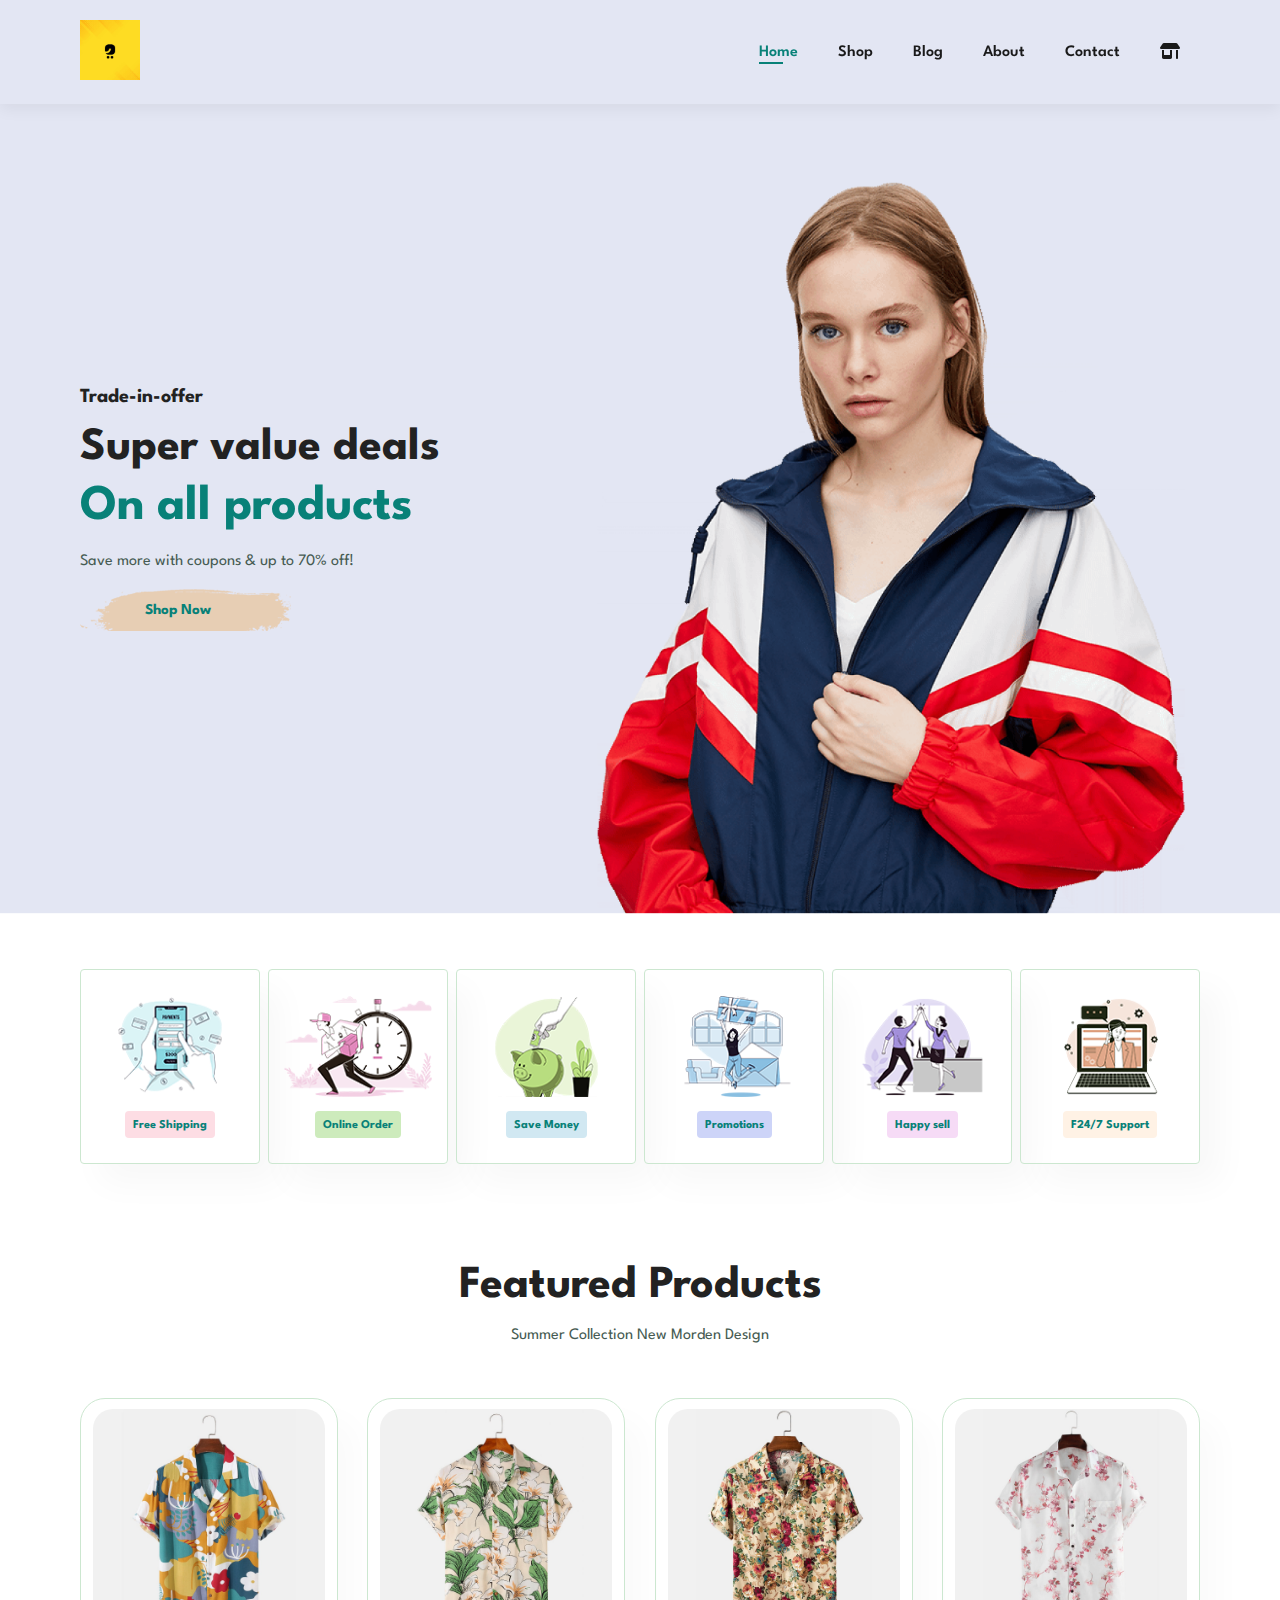
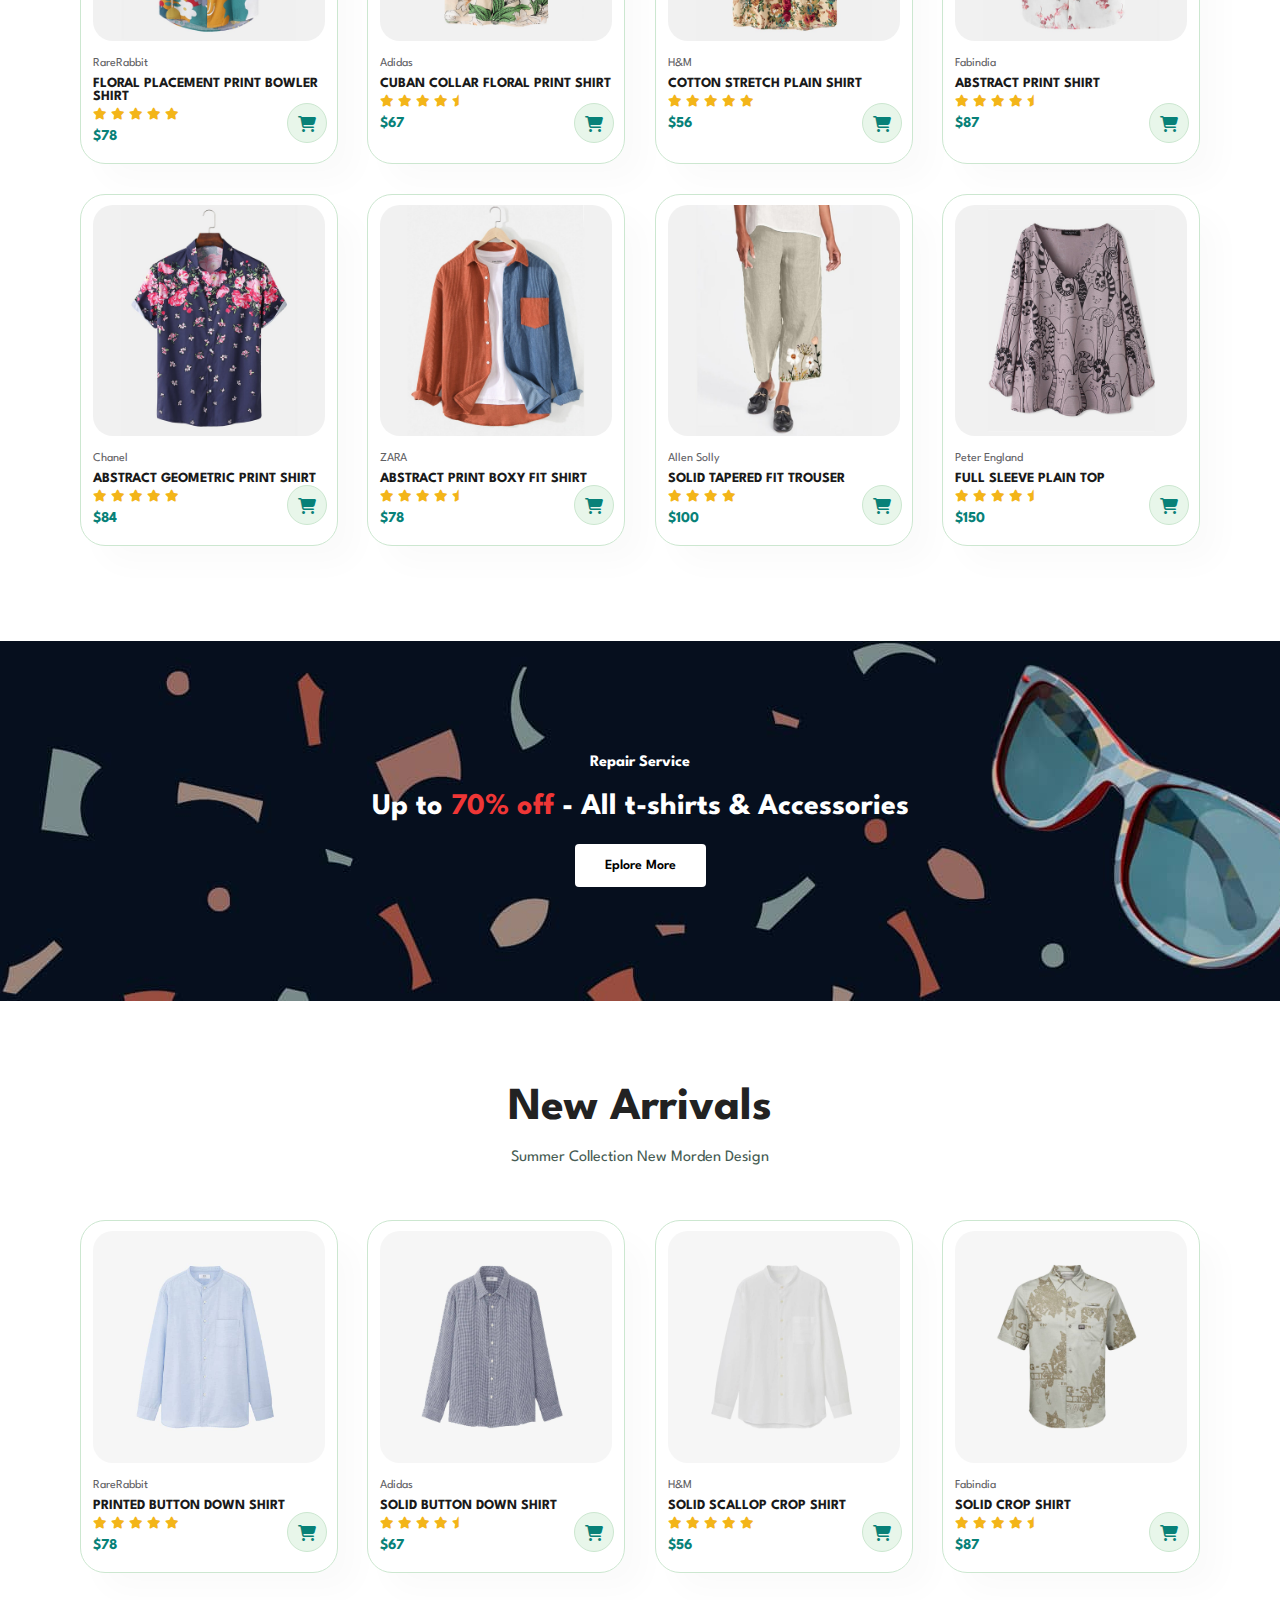
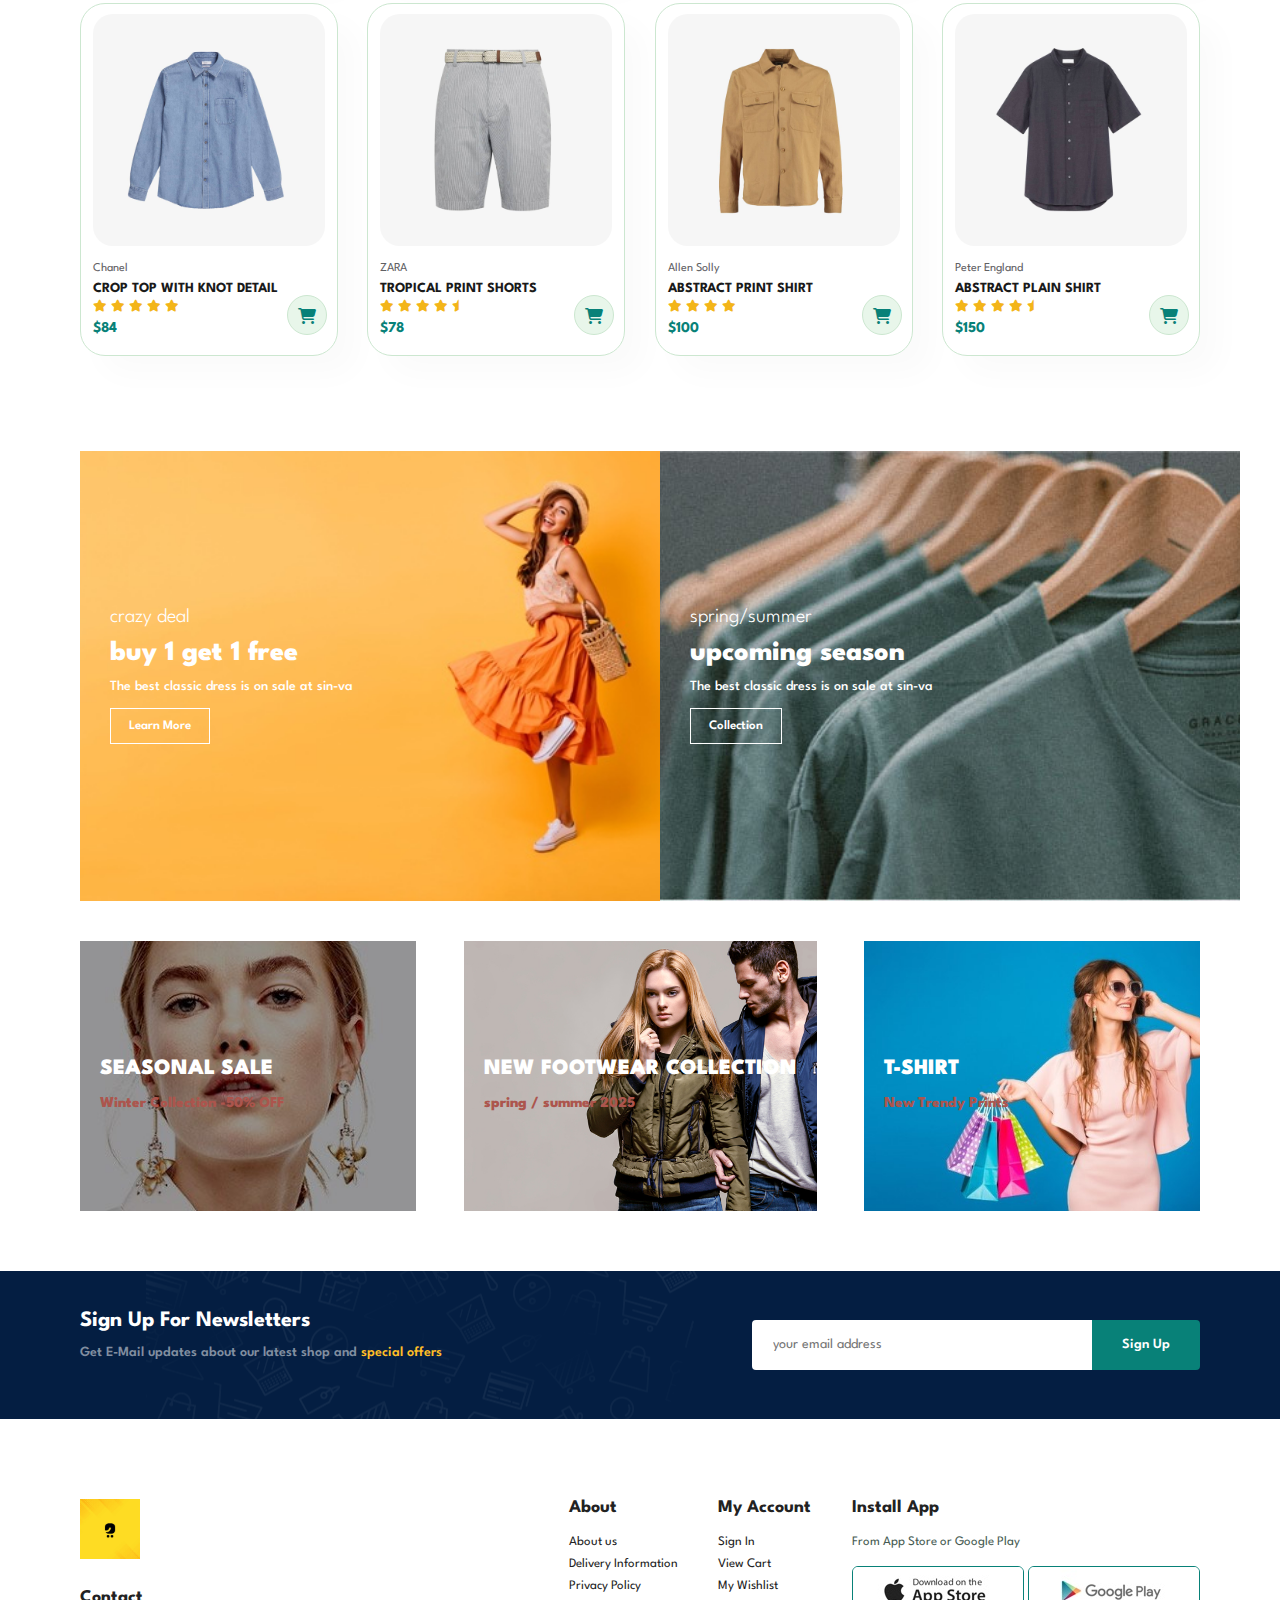
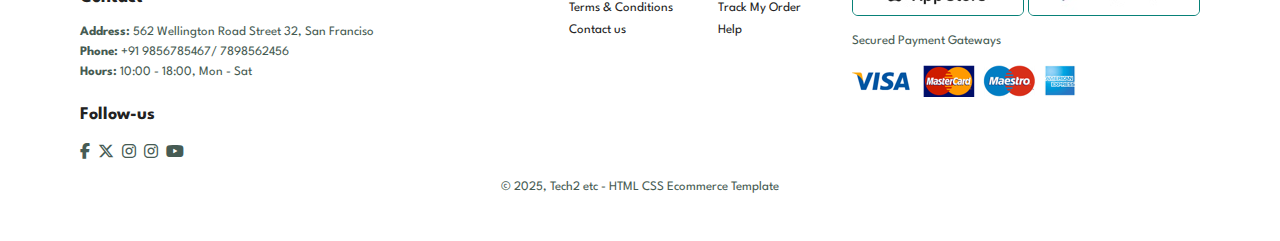
<file: index.html>
<!DOCTYPE html>
<html lang="en">
  <head>
    <meta charset="UTF-8" />
    <meta name="viewport" content="width=device-width, initial-scale=1.0" />
    <title>SIN-VA</title>
    <link rel="stylesheet" href="style.css" />
    <link rel="icon" href="./img/Ezdepot - E-commerce logo design.jpeg" />

    <link
      rel="stylesheet"
      href="https://cdnjs.cloudflare.com/ajax/libs/font-awesome/6.7.2/css/all.min.css"
      
    />
  </head>
  <body>
    <!--- nav-bar -->
    <section id="header">
      <a href="#"
        ><img
          src="img/Ezdepot - E-commerce logo design.jpeg"
          class="logo"
          alt=""
      /></a>
      <div>
        <ul id="nav-bar">
          <li><a class="active" href="index.html">Home</a></li>
          <li><a href="shop.html">Shop</a></li>
          <li><a href="blog.html">Blog</a></li>
          <li><a href="about.html">About</a></li>
          <li><a href="contact.html">Contact</a></li>
          <li id="lg-bag"><a href="cart.html"><i class="fa-solid fa-shop"></i></a></li>
          <a href="#" id="close"><i class="fa-solid fa-xmark"></i></a>
        </ul>
      </div>

      <div id="mobile">
        <a href="cart.html"><i class="fa-solid fa-shop"></i></a>
        <i id="bar" class="fas fa-outdent"></i>
      </div>
    </section>

    <!-- hero -->
     <section id="hero">
        <h4>Trade-in-offer</h4>
        <h2>Super value deals</h2>
        <h1>On all products</h1>
        <p>Save more with coupons & up to 70% off!</p>
        <button>Shop Now</button>
     </section>

     <!-- feature -->
     <section id="feature" class="section-p1">
        <div class="fe-box">
            <img src="./img/feature/f1.png" alt="">
            <h6>Free Shipping</h6>
        </div>
        <div class="fe-box">
            <img src="./img/feature/f2.png" alt="">
            <h6>Online Order</h6>
        </div>
        <div class="fe-box">
            <img src="./img/feature/f3.png" alt="">
            <h6>Save Money</h6>
        </div>
        <div class="fe-box">
            <img src="./img/feature/f4.png" alt="">
            <h6>Promotions</h6>
        </div>
        <div class="fe-box">
            <img src="./img/feature/f5.png" alt="">
            <h6>Happy sell</h6>
        </div>
        <div class="fe-box">
            <img src="./img/feature/f6.png" alt="">
            <h6>F24/7 Support</h6>
        </div>
     </section>

     <!-- production -->

     <section id="production" class="section-p1">
        <h2>Featured Products</h2>
        <p>Summer Collection New Morden Design</p>
        <div class="pro-container">
            <div class="pro">
                <img src="./img/products/f1.jpg" alt="">
                <div class="des">
                    <span>RareRabbit</span>
                    <h5>FLORAL PLACEMENT PRINT BOWLER SHIRT</h5>
                    <div class="star">
                        <i class="fas fa-star"></i>
                        <i class="fas fa-star"></i>
                        <i class="fas fa-star"></i>
                        <i class="fas fa-star"></i>
                        <i class="fas fa-star"></i>
                    </div>
                    <h4>$78</h4>
                </div>
                <a href="#"><i class="fa fa-cart-shopping"></i></a>
            </div>

            <div class="pro">
                <img src="./img/products/f2.jpg" alt="">
                <div class="des">
                    <span>Adidas</span>
                    <h5>CUBAN COLLAR FLORAL PRINT SHIRT</h5>
                    <div class="star">
                        <i class="fas fa-star"></i>
                        <i class="fas fa-star"></i>
                        <i class="fas fa-star"></i>
                        <i class="fas fa-star"></i>
                        <i class="fa-solid fa-star-half"></i>
                    </div>
                    <h4>$67</h4>
                </div>
                <a href="#"><i class="fa fa-cart-shopping"></i></a>
            </div>

            <div class="pro">
                <img src="./img/products/f3.jpg" alt="">
                <div class="des">
                    <span>H&M</span>
                    <h5>COTTON STRETCH PLAIN SHIRT</h5>
                    <div class="star">
                        <i class="fas fa-star"></i>
                        <i class="fas fa-star"></i>
                        <i class="fas fa-star"></i>
                        <i class="fas fa-star"></i>
                        <i class="fas fa-star"></i>
                    </div>
                    <h4>$56</h4>
                </div>
                <a href="#"><i class="fa fa-cart-shopping"></i></a>
            </div>

            <div class="pro">
                <img src="./img/products/f4.jpg" alt="">
                <div class="des">
                    <span>Fabindia</span>
                    <h5>ABSTRACT PRINT SHIRT</h5>
                    <div class="star">
                        <i class="fas fa-star"></i>
                        <i class="fas fa-star"></i>
                        <i class="fas fa-star"></i>
                        <i class="fas fa-star"></i>
                        <i class="fa-solid fa-star-half"></i>
                    </div>
                    <h4>$87</h4>
                </div>
                <a href="#"><i class="fa fa-cart-shopping"></i></a>
            </div>

            <div class="pro">
                <img src="./img/products/f5.jpg" alt="">
                <div class="des">
                    <span>Chanel</span>
                    <h5>ABSTRACT GEOMETRIC PRINT SHIRT</h5>
                    <div class="star">
                        <i class="fas fa-star"></i>
                        <i class="fas fa-star"></i>
                        <i class="fas fa-star"></i>
                        <i class="fas fa-star"></i>
                        <i class="fas fa-star"></i>
                    </div>
                    <h4>$84</h4>
                </div>
                <a href="#"><i class="fa fa-cart-shopping"></i></a>
            </div>

            <div class="pro">
                <img src="./img/products/f6.jpg" alt="">
                <div class="des">
                    <span>ZARA</span>
                    <h5>ABSTRACT PRINT BOXY FIT SHIRT</h5>
                    <div class="star">
                        <i class="fas fa-star"></i>
                        <i class="fas fa-star"></i>
                        <i class="fas fa-star"></i>
                        <i class="fas fa-star"></i>
                        <i class="fa-solid fa-star-half"></i>
                    </div>
                    <h4>$78</h4>
                </div>
                <a href="#"><i class="fa fa-cart-shopping"></i></a>
            </div>

            <div class="pro">
                <img src="./img/products/f7.jpg" alt="">
                <div class="des">
                    <span>Allen Solly</span>
                    <h5>SOLID TAPERED FIT TROUSER</h5>
                    <div class="star">
                        <i class="fas fa-star"></i>
                        <i class="fas fa-star"></i>
                        <i class="fas fa-star"></i>
                        <i class="fas fa-star"></i>
                    </div>
                    <h4>$100</h4>
                </div>
                <a href="#"><i class="fa fa-cart-shopping"></i></a>
            </div>

            <div class="pro">
                <img src="./img/products/f8.jpg" alt="">
                <div class="des">
                    <span>Peter England</span>
                    <h5>FULL SLEEVE PLAIN TOP</h5>
                    <div class="star">
                        <i class="fas fa-star"></i>
                        <i class="fas fa-star"></i>
                        <i class="fas fa-star"></i>
                        <i class="fas fa-star"></i>
                        <i class="fa-solid fa-star-half"></i>
                    </div>
                    <h4>$150</h4>
                </div>
                <a href="#"><i class="fa fa-cart-shopping"></i></a>
            </div>
        </div>
     </section>

     <!-- banner -->
      <section id="banner" class="section-m1">
        <h4>Repair Service</h4>
        <h2>Up to <span>70% off</span> - All t-shirts & Accessories</h2>
        <button class="normal">Eplore More</button>
      </section>

      <!-- secound list of products -->
      <section id="production" class="section-p1">
        <h2>New Arrivals</h2>
        <p>Summer Collection New Morden Design</p>
        <div class="pro-container">
            <div class="pro">
                <img src="./img/products/n1.jpg" alt="">
                <div class="des">
                    <span>RareRabbit</span>
                    <h5>PRINTED BUTTON DOWN SHIRT</h5>
                    <div class="star">
                        <i class="fas fa-star"></i>
                        <i class="fas fa-star"></i>
                        <i class="fas fa-star"></i>
                        <i class="fas fa-star"></i>
                        <i class="fas fa-star"></i>
                    </div>
                    <h4>$78</h4>
                </div>
                <a href="#"><i class="fa fa-cart-shopping"></i></a>
            </div>

            <div class="pro">
                <img src="./img/products/n2.jpg" alt="">
                <div class="des">
                    <span>Adidas</span>
                    <h5>SOLID BUTTON DOWN SHIRT</h5>
                    <div class="star">
                        <i class="fas fa-star"></i>
                        <i class="fas fa-star"></i>
                        <i class="fas fa-star"></i>
                        <i class="fas fa-star"></i>
                        <i class="fa-solid fa-star-half"></i>
                    </div>
                    <h4>$67</h4>
                </div>
                <a href="#"><i class="fa fa-cart-shopping"></i></a>
            </div>

            <div class="pro">
                <img src="./img/products/n3.jpg" alt="">
                <div class="des">
                    <span>H&M</span>
                    <h5>SOLID SCALLOP CROP SHIRT</h5>
                    <div class="star">
                        <i class="fas fa-star"></i>
                        <i class="fas fa-star"></i>
                        <i class="fas fa-star"></i>
                        <i class="fas fa-star"></i>
                        <i class="fas fa-star"></i>
                    </div>
                    <h4>$56</h4>
                </div>
                <a href="#"><i class="fa fa-cart-shopping"></i></a>
            </div>

            <div class="pro">
                <img src="./img/products/n4.jpg" alt="">
                <div class="des">
                    <span>Fabindia</span>
                    <h5>SOLID CROP SHIRT</h5>
                    <div class="star">
                        <i class="fas fa-star"></i>
                        <i class="fas fa-star"></i>
                        <i class="fas fa-star"></i>
                        <i class="fas fa-star"></i>
                        <i class="fa-solid fa-star-half"></i>
                    </div>
                    <h4>$87</h4>
                </div>
                <a href="#"><i class="fa fa-cart-shopping"></i></a>
            </div>

            <div class="pro">
                <img src="./img/products/n5.jpg" alt="">
                <div class="des">
                    <span>Chanel</span>
                    <h5>CROP TOP WITH KNOT DETAIL</h5>
                    <div class="star">
                        <i class="fas fa-star"></i>
                        <i class="fas fa-star"></i>
                        <i class="fas fa-star"></i>
                        <i class="fas fa-star"></i>
                        <i class="fas fa-star"></i>
                    </div>
                    <h4>$84</h4>
                </div>
                <a href="#"><i class="fa fa-cart-shopping"></i></a>
            </div>

            <div class="pro">
                <img src="./img/products/n6.jpg" alt="">
                <div class="des">
                    <span>ZARA</span>
                    <h5>TROPICAL PRINT SHORTS</h5>
                    <div class="star">
                        <i class="fas fa-star"></i>
                        <i class="fas fa-star"></i>
                        <i class="fas fa-star"></i>
                        <i class="fas fa-star"></i>
                        <i class="fa-solid fa-star-half"></i>
                    </div>
                    <h4>$78</h4>
                </div>
                <a href="#"><i class="fa fa-cart-shopping"></i></a>
            </div>

            <div class="pro">
                <img src="./img/products/n7.jpg" alt="">
                <div class="des">
                    <span>Allen Solly</span>
                    <h5>ABSTRACT PRINT SHIRT</h5>
                    <div class="star">
                        <i class="fas fa-star"></i>
                        <i class="fas fa-star"></i>
                        <i class="fas fa-star"></i>
                        <i class="fas fa-star"></i>
                    </div>
                    <h4>$100</h4>
                </div>
                <a href="#"><i class="fa fa-cart-shopping"></i></a>
            </div>

            <div class="pro">
                <img src="./img/products/n8.jpg" alt="">
                <div class="des">
                    <span>Peter England</span>
                    <h5>ABSTRACT PLAIN SHIRT</h5>
                    <div class="star">
                        <i class="fas fa-star"></i>
                        <i class="fas fa-star"></i>
                        <i class="fas fa-star"></i>
                        <i class="fas fa-star"></i>
                        <i class="fa-solid fa-star-half"></i>
                    </div>
                    <h4>$150</h4>
                </div>
                <a href="#"><i class="fa fa-cart-shopping"></i></a>
            </div>
        </div>
     </section>

     <!-- 2ND Banner -->
      <section id="sm-banner" class="section-p1">
        <div class="banner-box">
            <h4>crazy deal</h4>
            <h2>buy 1 get 1 free</h2>
            <span>The best classic dress is on sale at sin-va</span>
            <button class="white">Learn More</button>
        </div>
        <div class="banner-box banner-box2">
            <h4>spring/summer</h4>
            <h2>upcoming season</h2>
            <span>The best classic dress is on sale at sin-va</span>
            <button class="white">Collection</button>
        </div>
      </section>

      <!-- sub-Banner -->
       <section id="banner3">
        <div class="banner-box">
            <h2>SEASONAL SALE</h2>
            <h3>Winter Collection -50% OFF</h3>
        </div>
        <div class="banner-box banner-box2">
            <h2>NEW FOOTWEAR COLLECTION</h2>
            <h3>spring / summer 2025</h3>
        </div>
        <div class="banner-box banner-box3">
            <h2>T-SHIRT</h2>
            <h3>New Trendy Prints</h3>
        </div>
       </section>

       <!-- newsletter -->
        <section id="newsletter" class="section-p1 section-m1">
            <div class="newstext">
                <h4>Sign Up For Newsletters</h4>
                <p>Get E-Mail updates about our latest shop and <span>special offers</span></p>
            </div>
            <div class="form">
                <input type="text" placeholder="your email address">
                <button class="normal">Sign Up</button>
            </div>
        </section>
        <!-- footer -->

         <footer class="section-p1">
            <div class="col col1">
                <img class="logo" src="./img/Ezdepot - E-commerce logo design.jpeg" alt="">
                <h4>Contact</h4>
                <p><strong>Address:</strong> 562 Wellington Road Street 32, San Franciso</p>
                <p><strong>Phone:</strong> +91 9856785467/ 7898562456</p>
                <p><strong>Hours:</strong> 10:00 - 18:00, Mon - Sat</p>
                <div class="follow">
                    <h4>Follow-us</h4>
                    <div class="icon">
                        <i class="fa-brands fa-facebook-f"></i>
                        <i class="fa-brands fa-x-twitter"></i>
                        <i class="fa-brands fa-instagram"></i>
                        <i class="fa-brands fa-instagram"></i>
                        <i class="fa-brands fa-youtube"></i>
                    </div>
                </div>
            </div>
            <div class="col">
                <h4>About</h4>
                <a href="#">About us</a>
                <a href="#">Delivery Information</a>
                <a href="#">Privacy Policy</a>
                <a href="#">Terms & Conditions</a>
                <a href="#">Contact us</a>
            </div>

            <div class="col">
                <h4>My Account</h4>
                <a href="#">Sign In</a>
                <a href="#">View Cart</a>
                <a href="#">My Wishlist</a>
                <a href="#">Track My Order</a>
                <a href="#">Help</a>
            </div>
            <div class="col install">
                <h4>Install App</h4>
                <p>From App Store or Google Play</p>
                <div class="row">
                    <img src="img/pay/app.jpg" alt="Play store icon">
                    <img src="img/pay/play.jpg" alt="Play store icon">
                </div>
                <p>Secured Payment Gateways</p>
                <img src="img/pay/pay.png" alt="">
            </div>

            <div class="copyright">
                <p>&copy 2025, Tech2 etc - HTML CSS Ecommerce Template</p>
            </div>
         </footer>


  </body>
  <script src="script.js"></script>
</html>
</file>
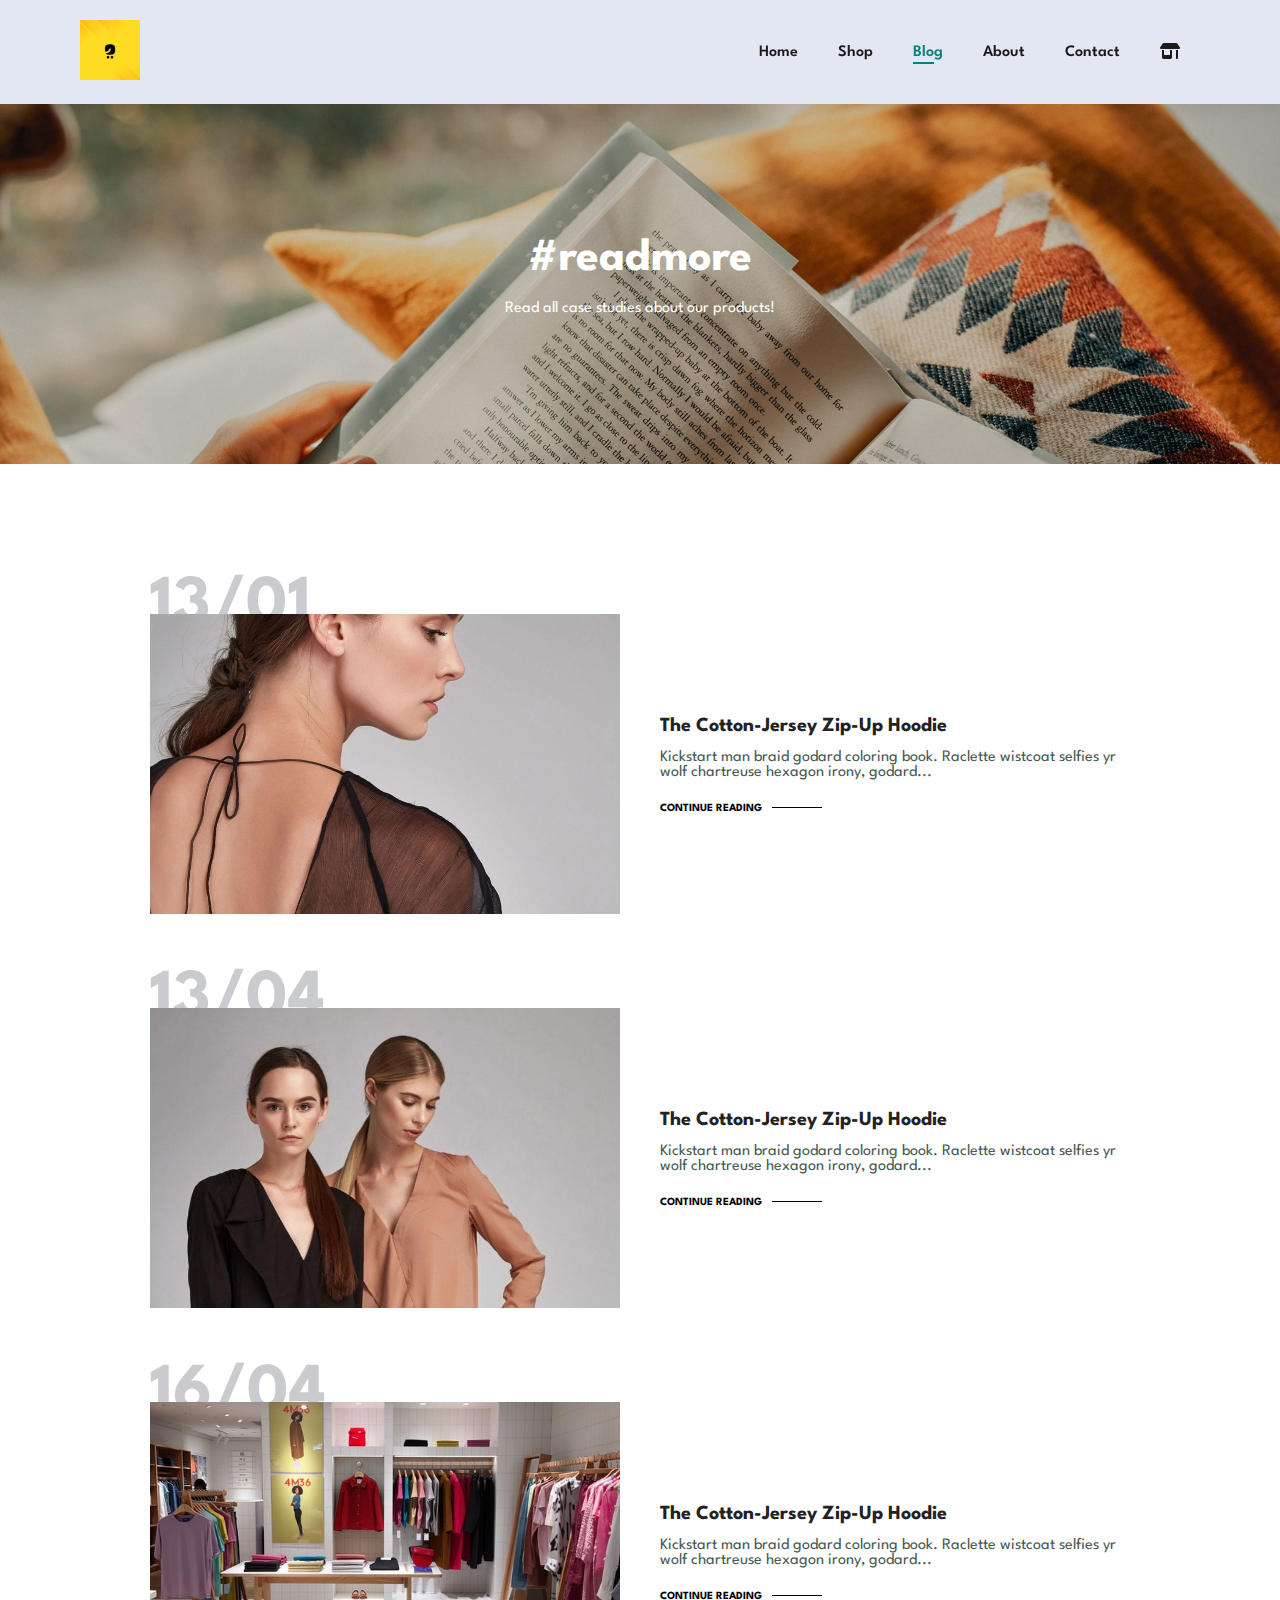
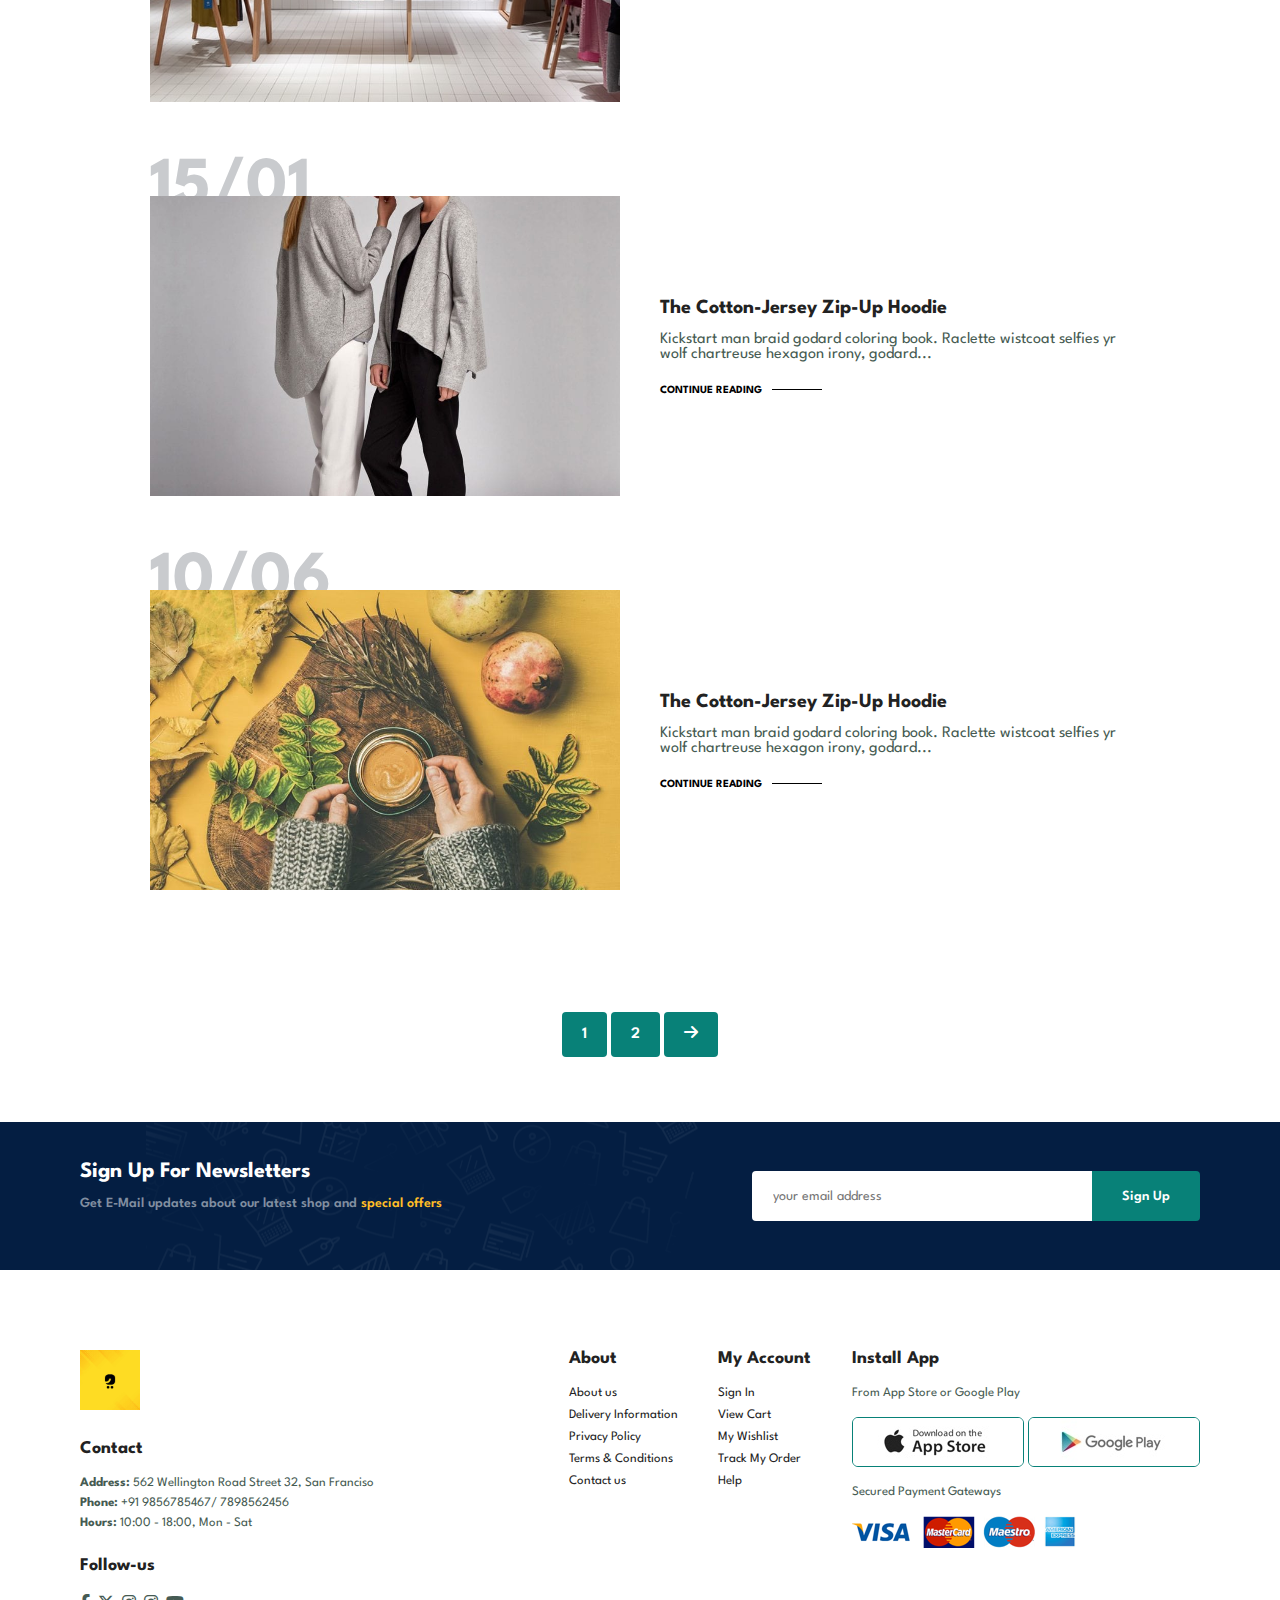
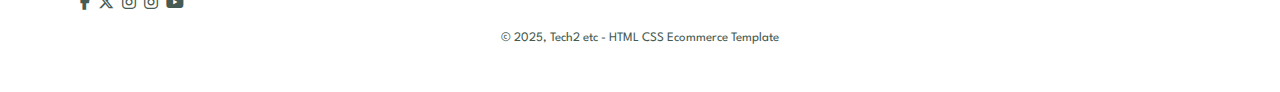
<file: blog.html>
<!DOCTYPE html>
<html lang="en">
  <head>
    <meta charset="UTF-8" />
    <meta name="viewport" content="width=device-width, initial-scale=1.0" />
    <title>SIN-VA</title>
    <link rel="stylesheet" href="style.css" />
    <link rel="icon" href="./img/Ezdepot - E-commerce logo design.jpeg" />

    <link
      rel="stylesheet"
      href="https://cdnjs.cloudflare.com/ajax/libs/font-awesome/6.7.2/css/all.min.css"
    />
  </head>

  <body>
    <!--- nav-bar -->

    <section id="header">
      <a href="#"
        ><img
          src="img/Ezdepot - E-commerce logo design.jpeg"
          class="logo"
          alt=""
      /></a>
      <div>
        <ul id="nav-bar">
          <li><a href="index.html">Home</a></li>
          <li><a href="shop.html">Shop</a></li>
          <li><a class="active" href="blog.html">Blog</a></li>
          <li><a href="about.html">About</a></li>
          <li><a href="contact.html">Contact</a></li>
          <li id="lg-bag">
            <a href="cart.html"><i class="fa-solid fa-shop"></i></a>
          </li>
          <a href="#" id="close"><i class="fa-solid fa-xmark"></i></a>
        </ul>
      </div>

      <div id="mobile">
        <a href="cart.html"><i class="fa-solid fa-shop"></i></a>
        <i id="bar" class="fas fa-outdent"></i>
      </div>
    </section>

    <!-- Page Header -->
    <section class="blog-header">
      <h2>#readmore</h2>
      <p>Read all case studies about our products!</p>
    </section>

    <!-- new blog -->
    <section id="blog">
      <div class="blog-box">
        <div class="blog-img">
          <img src="img/blog/b1.jpg" alt="" />
        </div>
        <div class="blog-details">
          <h4>The Cotton-Jersey Zip-Up Hoodie</h4>
          <p>
            Kickstart man braid godard coloring book. Raclette wistcoat selfies
            yr wolf chartreuse hexagon irony, godard...
          </p>
          <a href="#">CONTINUE READING</a>
        </div>
        <h1>13/01</h1>
      </div>

      <div class="blog-box">
        <div class="blog-img">
          <img src="img/blog/b2.jpg" alt="" />
        </div>
        <div class="blog-details">
          <h4>The Cotton-Jersey Zip-Up Hoodie</h4>
          <p>
            Kickstart man braid godard coloring book. Raclette wistcoat selfies
            yr wolf chartreuse hexagon irony, godard...
          </p>
          <a href="#">CONTINUE READING</a>
        </div>
        <h1>13/04</h1>
      </div>

      <div class="blog-box">
        <div class="blog-img">
          <img src="img/blog/b3.jpg" alt="" />
        </div>
        <div class="blog-details">
          <h4>The Cotton-Jersey Zip-Up Hoodie</h4>
          <p>
            Kickstart man braid godard coloring book. Raclette wistcoat selfies
            yr wolf chartreuse hexagon irony, godard...
          </p>
          <a href="#">CONTINUE READING</a>
        </div>
        <h1>16/04</h1>
      </div>

      <div class="blog-box">
        <div class="blog-img">
          <img src="img/blog/b4.jpg" alt="" />
        </div>
        <div class="blog-details">
          <h4>The Cotton-Jersey Zip-Up Hoodie</h4>
          <p>
            Kickstart man braid godard coloring book. Raclette wistcoat selfies
            yr wolf chartreuse hexagon irony, godard...
          </p>
          <a href="#">CONTINUE READING</a>
        </div>
        <h1>15/01</h1>
      </div>

      <div class="blog-box">
        <div class="blog-img">
          <img src="img/blog/b6.jpg" alt="" />
        </div>
        <div class="blog-details">
          <h4>The Cotton-Jersey Zip-Up Hoodie</h4>
          <p>
            Kickstart man braid godard coloring book. Raclette wistcoat selfies
            yr wolf chartreuse hexagon irony, godard...
          </p>
          <a href="#">CONTINUE READING</a>
        </div>
        <h1>10/06</h1>
      </div>
    </section>

    <section id="pagination" class="section-p1">
      <a href="#">1</a>
      <a href="#">2</a>
      <a href="#"><i class="fa-solid fa-arrow-right"></i></a>
    </section>

    <!-- newsletter -->
    <section id="newsletter" class="section-p1 section-m1">
      <div class="newstext">
        <h4>Sign Up For Newsletters</h4>
        <p>
          Get E-Mail updates about our latest shop and
          <span>special offers</span>
        </p>
      </div>
      <div class="form">
        <input type="text" placeholder="your email address" />
        <button class="normal">Sign Up</button>
      </div>
    </section>
    <!-- footer -->

    <footer class="section-p1">
      <div class="col col1">
        <img
          class="logo"
          src="./img/Ezdepot - E-commerce logo design.jpeg"
          alt=""
        />
        <h4>Contact</h4>
        <p>
          <strong>Address:</strong> 562 Wellington Road Street 32, San Franciso
        </p>
        <p><strong>Phone:</strong> +91 9856785467/ 7898562456</p>
        <p><strong>Hours:</strong> 10:00 - 18:00, Mon - Sat</p>
        <div class="follow">
          <h4>Follow-us</h4>
          <div class="icon">
            <i class="fa-brands fa-facebook-f"></i>
            <i class="fa-brands fa-x-twitter"></i>
            <i class="fa-brands fa-instagram"></i>
            <i class="fa-brands fa-instagram"></i>
            <i class="fa-brands fa-youtube"></i>
          </div>
        </div>
      </div>
      <div class="col">
        <h4>About</h4>
        <a href="#">About us</a>
        <a href="#">Delivery Information</a>
        <a href="#">Privacy Policy</a>
        <a href="#">Terms & Conditions</a>
        <a href="#">Contact us</a>
      </div>

      <div class="col">
        <h4>My Account</h4>
        <a href="#">Sign In</a>
        <a href="#">View Cart</a>
        <a href="#">My Wishlist</a>
        <a href="#">Track My Order</a>
        <a href="#">Help</a>
      </div>
      <div class="col install">
        <h4>Install App</h4>
        <p>From App Store or Google Play</p>
        <div class="row">
          <img src="img/pay/app.jpg" alt="Play store icon" />
          <img src="img/pay/play.jpg" alt="Play store icon" />
        </div>
        <p>Secured Payment Gateways</p>
        <img src="img/pay/pay.png" alt="" />
      </div>

      <div class="copyright">
        <p>&copy 2025, Tech2 etc - HTML CSS Ecommerce Template</p>
      </div>
    </footer>
  </body>
  <script src="script.js"></script>
</html>
</file>
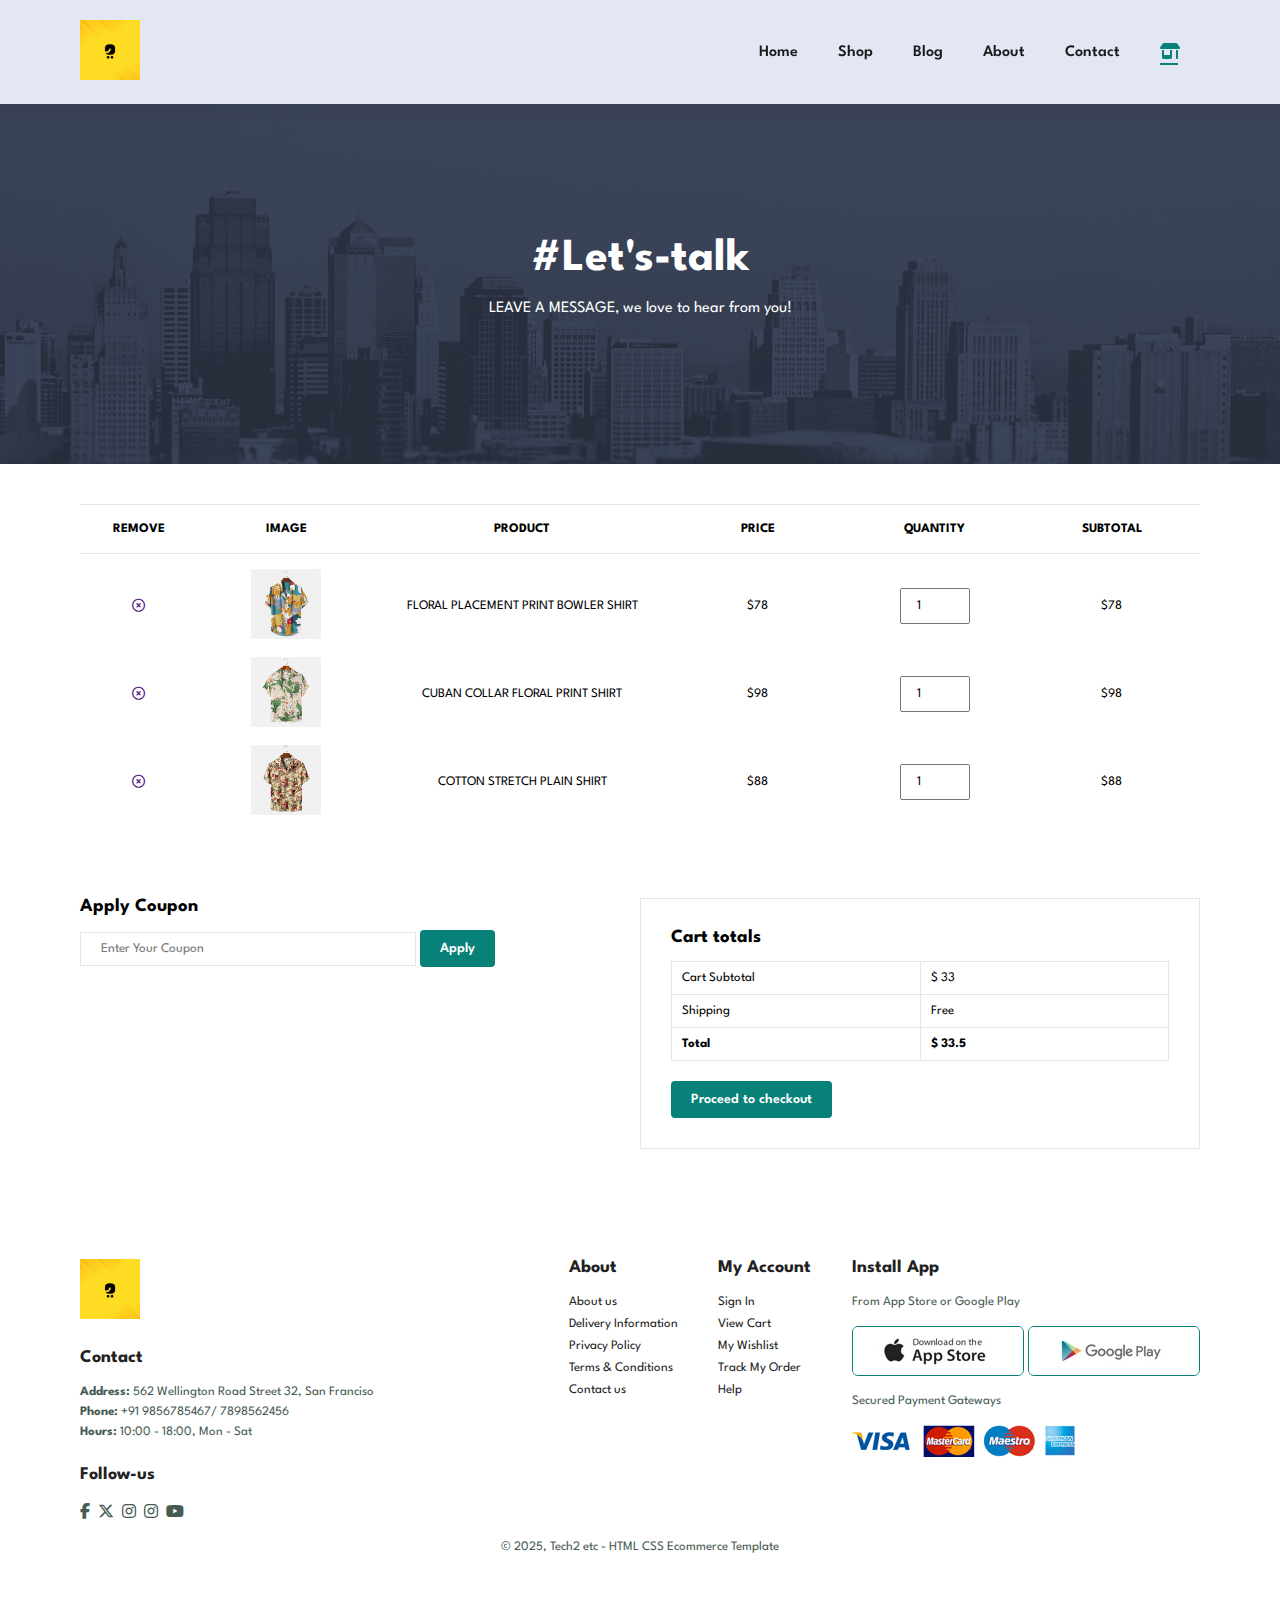
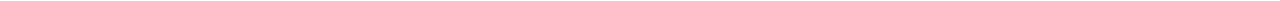
<file: cart.html>
<!DOCTYPE html>
<html lang="en">
  <head>
    <meta charset="UTF-8" />
    <meta name="viewport" content="width=device-width, initial-scale=1.0" />
    <title>SIN-VA</title>
    <link rel="stylesheet" href="style.css" />
    <link rel="icon" href="./img/Ezdepot - E-commerce logo design.jpeg" />

    <link
      rel="stylesheet"
      href="https://cdnjs.cloudflare.com/ajax/libs/font-awesome/6.7.2/css/all.min.css"
    />
  </head>

  <body>
    <!--- nav-bar -->

    <section id="header">
      <a href="#"
        ><img
          src="img/Ezdepot - E-commerce logo design.jpeg"
          class="logo"
          alt=""
      /></a>
      <div>
        <ul id="nav-bar">
          <li><a href="index.html">Home</a></li>
          <li><a href="shop.html">Shop</a></li>
          <li><a href="blog.html">Blog</a></li>
          <li><a href="about.html">About</a></li>
          <li><a href="contact.html">Contact</a></li>
          <li id="lg-bag" >
            <a class="active" href="cart.html"><i class="fa-solid fa-shop"></i></a>
          </li>
          <a href="#" id="close"><i class="fa-solid fa-xmark"></i></a>
        </ul>
      </div>

      <div id="mobile">
        <a href="cart.html"><i class="fa-solid fa-shop"></i></a>
        <i id="bar" class="fas fa-outdent"></i>
      </div>
    </section>

    <section class="about-header">
      <h2>#Let's-talk</h2>
      <p>LEAVE A MESSAGE, we love to hear from you!</p>
    </section>

    <!-- cart section -->
     <section id="cart" class="section-p1">
        <table width="100%">
            <thead>
                <tr>
                    <td>Remove</td>
                    <td>Image</td>
                    <td>Product</td>
                    <td>Price</td>
                    <td>Quantity</td>
                    <td>Subtotal</td>
                </tr>
            </thead>
            <tbody>
                <tr>
                    <td><a href=""><i class="fa-regular fa-circle-xmark"></i></a></td>
                    <td><img src="img/products/f1.jpg" alt=""></td>
                    <td>FLORAL PLACEMENT PRINT BOWLER SHIRT</td>
                    <td>$78</td>
                    <td><input type="number" value="1"></td>
                    <td>$78</td>
                </tr>
                <tr>
                    <td><a href=""><i class="fa-regular fa-circle-xmark"></i></a></td>
                    <td><img src="img/products/f2.jpg" alt=""></td>
                    <td>CUBAN COLLAR FLORAL PRINT SHIRT</td>
                    <td>$98</td>
                    <td><input type="number" value="1"></td>
                    <td>$98</td>
                </tr>
                <tr>
                    <td><a href=""><i class="fa-regular fa-circle-xmark"></i></a></td>
                    <td><img src="img/products/f3.jpg" alt=""></td>
                    <td>COTTON STRETCH PLAIN SHIRT</td>
                    <td>$88</td>
                    <td><input type="number" value="1"></td>
                    <td>$88</td>
                </tr>
            </tbody>
        </table>
     </section>

     <!-- coupon section -->
      <section id="cart-add" class="section-p1">
        <div id="coupon">
            <h3>Apply Coupon</h3>
            <div>
                <input type="text" placeholder="Enter Your Coupon">
                <button class="normal">Apply</button>
            </div>
        </div>
        <div id="subtotal">
            <h3>Cart totals</h3>
            <table>
                <tr>
                    <td>Cart Subtotal</td>
                    <td>$ 33</td>
                </tr>
                <tr>
                    <td>Shipping</td>
                    <td>Free</td>
                </tr>
                <tr>
                    <td><strong>Total</strong></td>
                    <td><strong>$ 33.5</strong></td>
                </tr>
            </table>
            <button class="normal">Proceed to checkout</button>
        </div>
      </section>

    <!-- footer -->

    <footer class="section-p1">
      <div class="col col1">
        <img
          class="logo"
          src="./img/Ezdepot - E-commerce logo design.jpeg"
          alt=""
        />
        <h4>Contact</h4>
        <p>
          <strong>Address:</strong> 562 Wellington Road Street 32, San Franciso
        </p>
        <p><strong>Phone:</strong> +91 9856785467/ 7898562456</p>
        <p><strong>Hours:</strong> 10:00 - 18:00, Mon - Sat</p>
        <div class="follow">
          <h4>Follow-us</h4>
          <div class="icon">
            <i class="fa-brands fa-facebook-f"></i>
            <i class="fa-brands fa-x-twitter"></i>
            <i class="fa-brands fa-instagram"></i>
            <i class="fa-brands fa-instagram"></i>
            <i class="fa-brands fa-youtube"></i>
          </div>
        </div>
      </div>
      <div class="col">
        <h4>About</h4>
        <a href="#">About us</a>
        <a href="#">Delivery Information</a>
        <a href="#">Privacy Policy</a>
        <a href="#">Terms & Conditions</a>
        <a href="#">Contact us</a>
      </div>

      <div class="col">
        <h4>My Account</h4>
        <a href="#">Sign In</a>
        <a href="#">View Cart</a>
        <a href="#">My Wishlist</a>
        <a href="#">Track My Order</a>
        <a href="#">Help</a>
      </div>
      <div class="col install">
        <h4>Install App</h4>
        <p>From App Store or Google Play</p>
        <div class="row">
          <img src="img/pay/app.jpg" alt="Play store icon" />
          <img src="img/pay/play.jpg" alt="Play store icon" />
        </div>
        <p>Secured Payment Gateways</p>
        <img src="img/pay/pay.png" alt="" />
      </div>

      <div class="copyright">
        <p>&copy 2025, Tech2 etc - HTML CSS Ecommerce Template</p>
      </div>
    </footer>
  </body>
  <script src="script.js"></script>
</html>
</file>
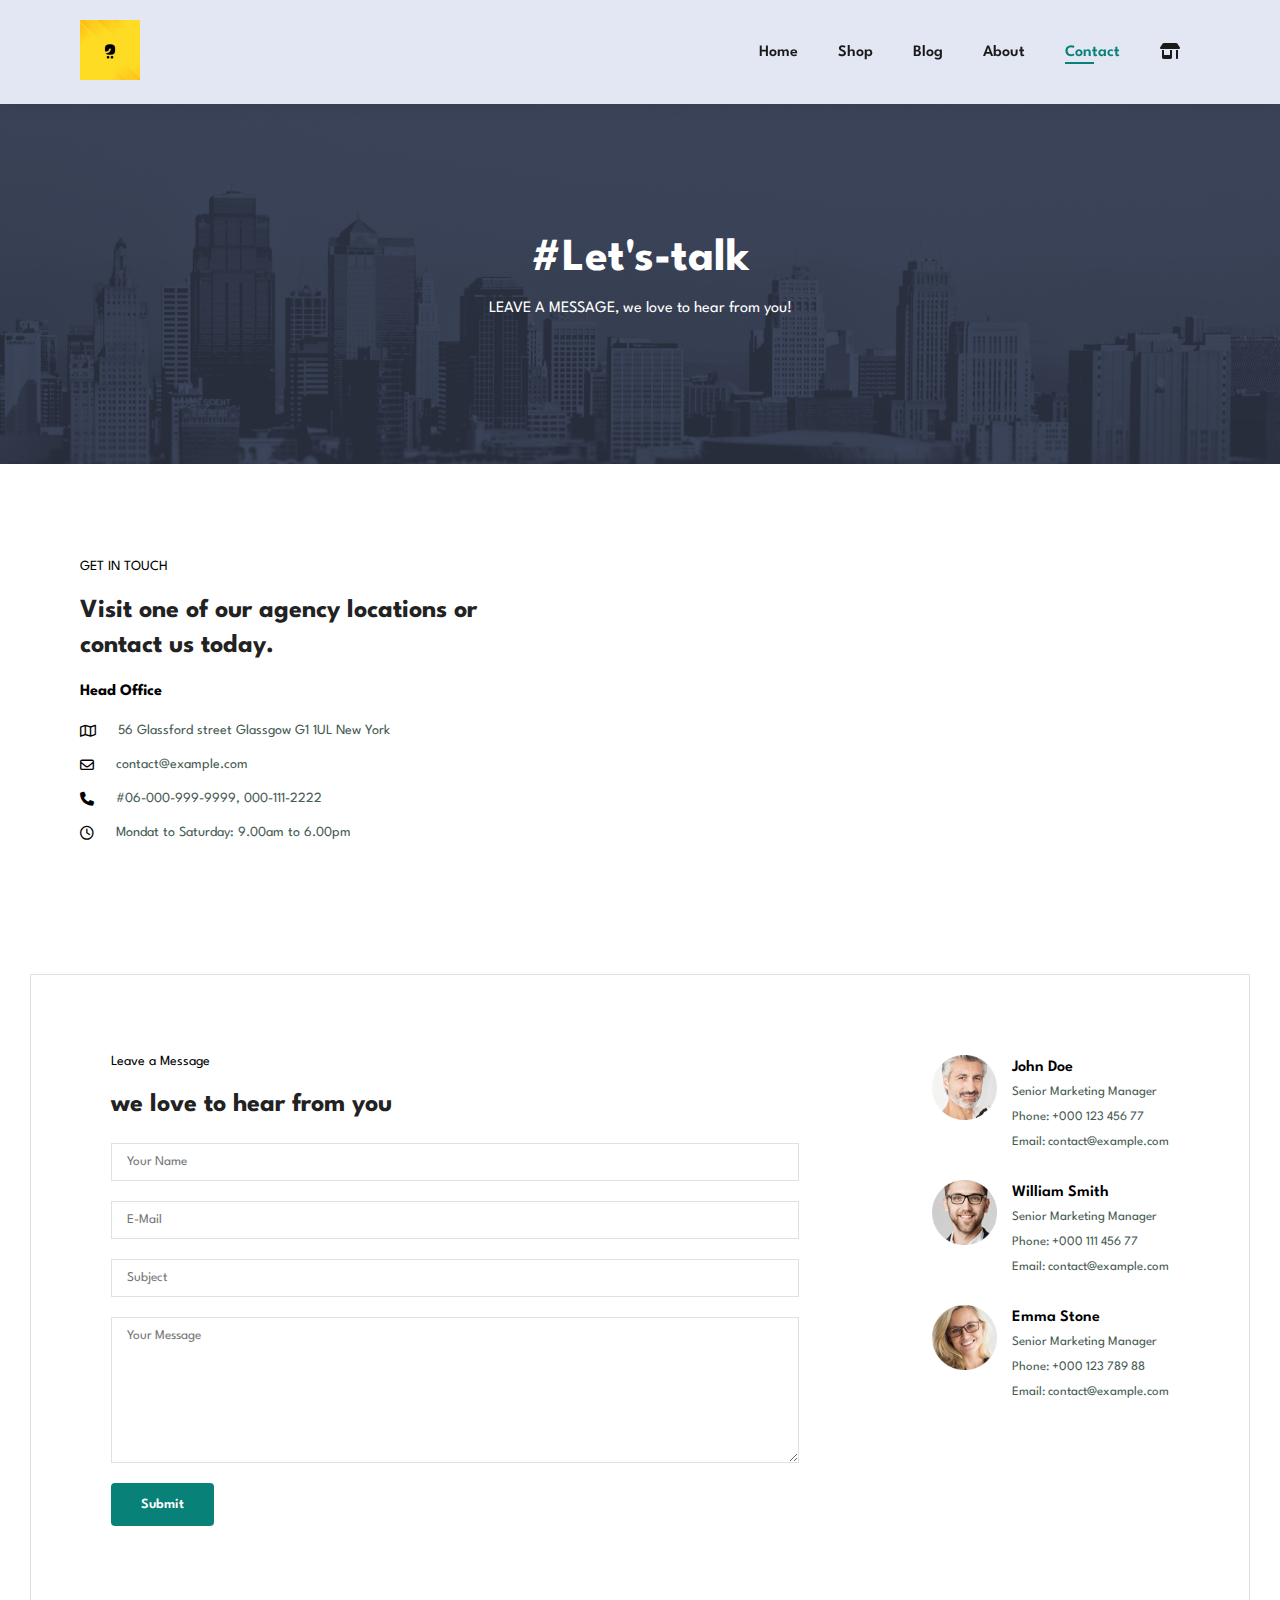
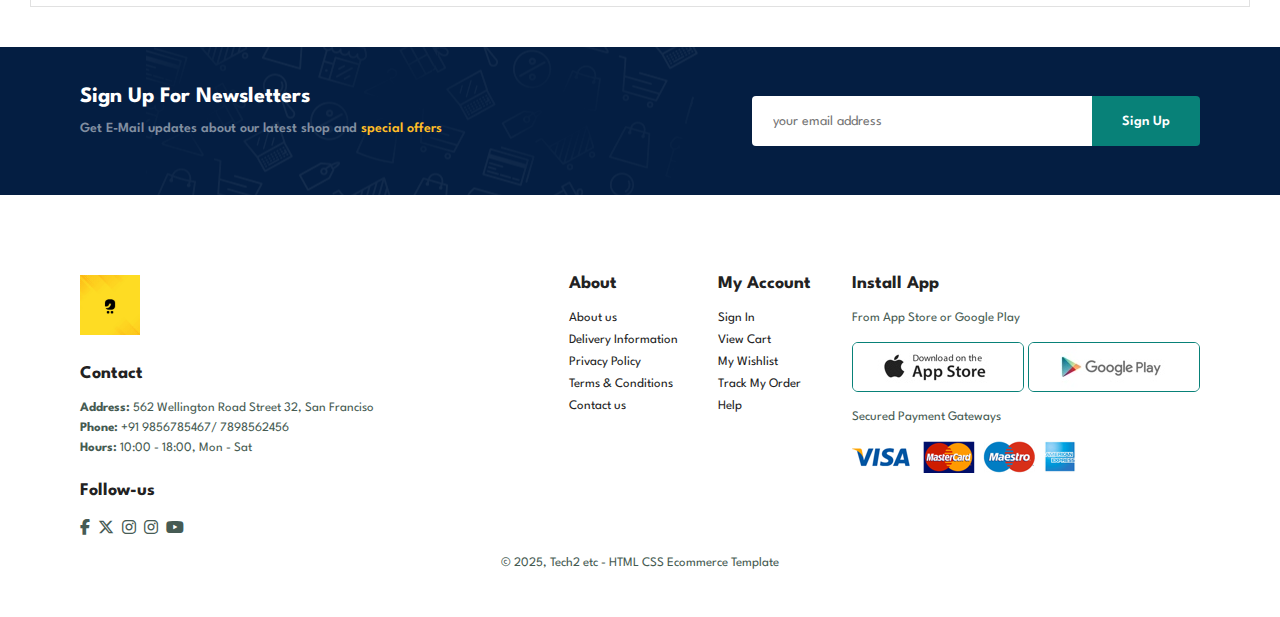
<file: contact.html>
<!DOCTYPE html>
<html lang="en">
  <head>
    <meta charset="UTF-8" />
    <meta name="viewport" content="width=device-width, initial-scale=1.0" />
    <title>SIN-VA</title>
    <link rel="stylesheet" href="style.css" />
    <link rel="icon" href="./img/Ezdepot - E-commerce logo design.jpeg" />

    <link
      rel="stylesheet"
      href="https://cdnjs.cloudflare.com/ajax/libs/font-awesome/6.7.2/css/all.min.css"
    />
  </head>

  <body>
    <!--- nav-bar -->

    <section id="header">
      <a href="#"
        ><img
          src="img/Ezdepot - E-commerce logo design.jpeg"
          class="logo"
          alt=""
      /></a>
      <div>
        <ul id="nav-bar">
          <li><a href="index.html">Home</a></li>
          <li><a href="shop.html">Shop</a></li>
          <li><a href="blog.html">Blog</a></li>
          <li><a href="about.html">About</a></li>
          <li><a class="active" href="contact.html">Contact</a></li>
          <li id="lg-bag">
            <a href="cart.html"><i class="fa-solid fa-shop"></i></a>
          </li>
          <a href="#" id="close"><i class="fa-solid fa-xmark"></i></a>
        </ul>
      </div>

      <div id="mobile">
        <a href="cart.html"><i class="fa-solid fa-shop"></i></a>
        <i id="bar" class="fas fa-outdent"></i>
      </div>
    </section>

    <section class="about-header">
      <h2>#Let's-talk</h2>
      <p>LEAVE A MESSAGE, we love to hear from you!</p>
    </section>

    <!-- address section -->
    <section id="contact-details" class="section-p1">
      <div class="details">
        <span>GET IN TOUCH</span>
        <h2>Visit one of our agency locations or contact us today.</h2>
        <h3>Head Office</h3>
        <div>
          <li>
            <i class="fa-regular fa-map"></i>
            <p>56 Glassford street Glassgow G1 1UL New York</p>
          </li>
          <li>
            <i class="fa-regular fa-envelope"></i>
            <p>contact@example.com</p>
          </li>
          <li>
            <i class="fa-solid fa-phone"></i>
            <p>#06-000-999-9999, 000-111-2222</p>
          </li>
          <li>
            <i class="fa-regular fa-clock"></i>
            <p>Mondat to Saturday: 9.00am to 6.00pm</p>
          </li>
        </div>
      </div>
      <div class="map">
        <iframe
          src="https://www.google.com/maps/embed?pb=!1m18!1m12!1m3!1d388179.12261712964!2d77.30125608918738!3d12.954459541829651!2m3!1f0!2f0!3f0!3m2!1i1024!2i768!4f13.1!3m3!1m2!1s0x3bae1670c9b44e6d%3A0xf8dfc3e8517e4fe0!2sBengaluru%2C%20Karnataka!5e1!3m2!1sen!2sin!4v1741702944291!5m2!1sen!2sin"
          width="600"
          height="450"
          style="border: 0"
          allowfullscreen=""
          loading="lazy"
          referrerpolicy="no-referrer-when-downgrade"
        ></iframe>
      </div>
    </section>

    <section id="form-details">
      <form action="">
        <span>Leave a Message</span>
        <h2>we love to hear from you</h2>
        <input type="text" placeholder="Your Name" />
        <input type="text" placeholder="E-Mail" />
        <input type="text" placeholder="Subject" />
        <textarea
          name=""
          id=""
          cols="30"
          rows="10"
          placeholder="Your Message"
        ></textarea>
        <button class="normal">Submit</button>
      </form>
      <div class="people">
        <div>
          <img src="img/people/1.png" alt="" />
          <p>
            <span>John Doe</span> Senior Marketing Manager<br />Phone: +000 123
            456 77 <br />Email: contact@example.com
          </p>
        </div>
        <div>
            <img src="img/people/2.png" alt="" />
            <p>
              <span>William Smith</span> Senior Marketing Manager<br />Phone: +000 111
              456 77 <br />Email: contact@example.com
            </p>
          </div>
          <div>
            <img src="img/people/3.png" alt="" />
            <p>
              <span>Emma Stone</span> Senior Marketing Manager<br />Phone: +000 123
              789 88 <br />Email: contact@example.com
            </p> 
          </div>
      </div>
    </section>
    <!-- newsletter -->
    <section id="newsletter" class="section-p1 section-m1">
      <div class="newstext">
        <h4>Sign Up For Newsletters</h4>
        <p>
          Get E-Mail updates about our latest shop and
          <span>special offers</span>
        </p>
      </div>
      <div class="form">
        <input type="text" placeholder="your email address" />
        <button class="normal">Sign Up</button>
      </div>
    </section>

    <!-- footer -->

    <footer class="section-p1">
      <div class="col col1">
        <img
          class="logo"
          src="./img/Ezdepot - E-commerce logo design.jpeg"
          alt=""
        />
        <h4>Contact</h4>
        <p>
          <strong>Address:</strong> 562 Wellington Road Street 32, San Franciso
        </p>
        <p><strong>Phone:</strong> +91 9856785467/ 7898562456</p>
        <p><strong>Hours:</strong> 10:00 - 18:00, Mon - Sat</p>
        <div class="follow">
          <h4>Follow-us</h4>
          <div class="icon">
            <i class="fa-brands fa-facebook-f"></i>
            <i class="fa-brands fa-x-twitter"></i>
            <i class="fa-brands fa-instagram"></i>
            <i class="fa-brands fa-instagram"></i>
            <i class="fa-brands fa-youtube"></i>
          </div>
        </div>
      </div>
      <div class="col">
        <h4>About</h4>
        <a href="#">About us</a>
        <a href="#">Delivery Information</a>
        <a href="#">Privacy Policy</a>
        <a href="#">Terms & Conditions</a>
        <a href="#">Contact us</a>
      </div>

      <div class="col">
        <h4>My Account</h4>
        <a href="#">Sign In</a>
        <a href="#">View Cart</a>
        <a href="#">My Wishlist</a>
        <a href="#">Track My Order</a>
        <a href="#">Help</a>
      </div>
      <div class="col install">
        <h4>Install App</h4>
        <p>From App Store or Google Play</p>
        <div class="row">
          <img src="img/pay/app.jpg" alt="Play store icon" />
          <img src="img/pay/play.jpg" alt="Play store icon" />
        </div>
        <p>Secured Payment Gateways</p>
        <img src="img/pay/pay.png" alt="" />
      </div>

      <div class="copyright">
        <p>&copy 2025, Tech2 etc - HTML CSS Ecommerce Template</p>
      </div>
    </footer>
  </body>
  <script src="script.js"></script>
</html>
</file>
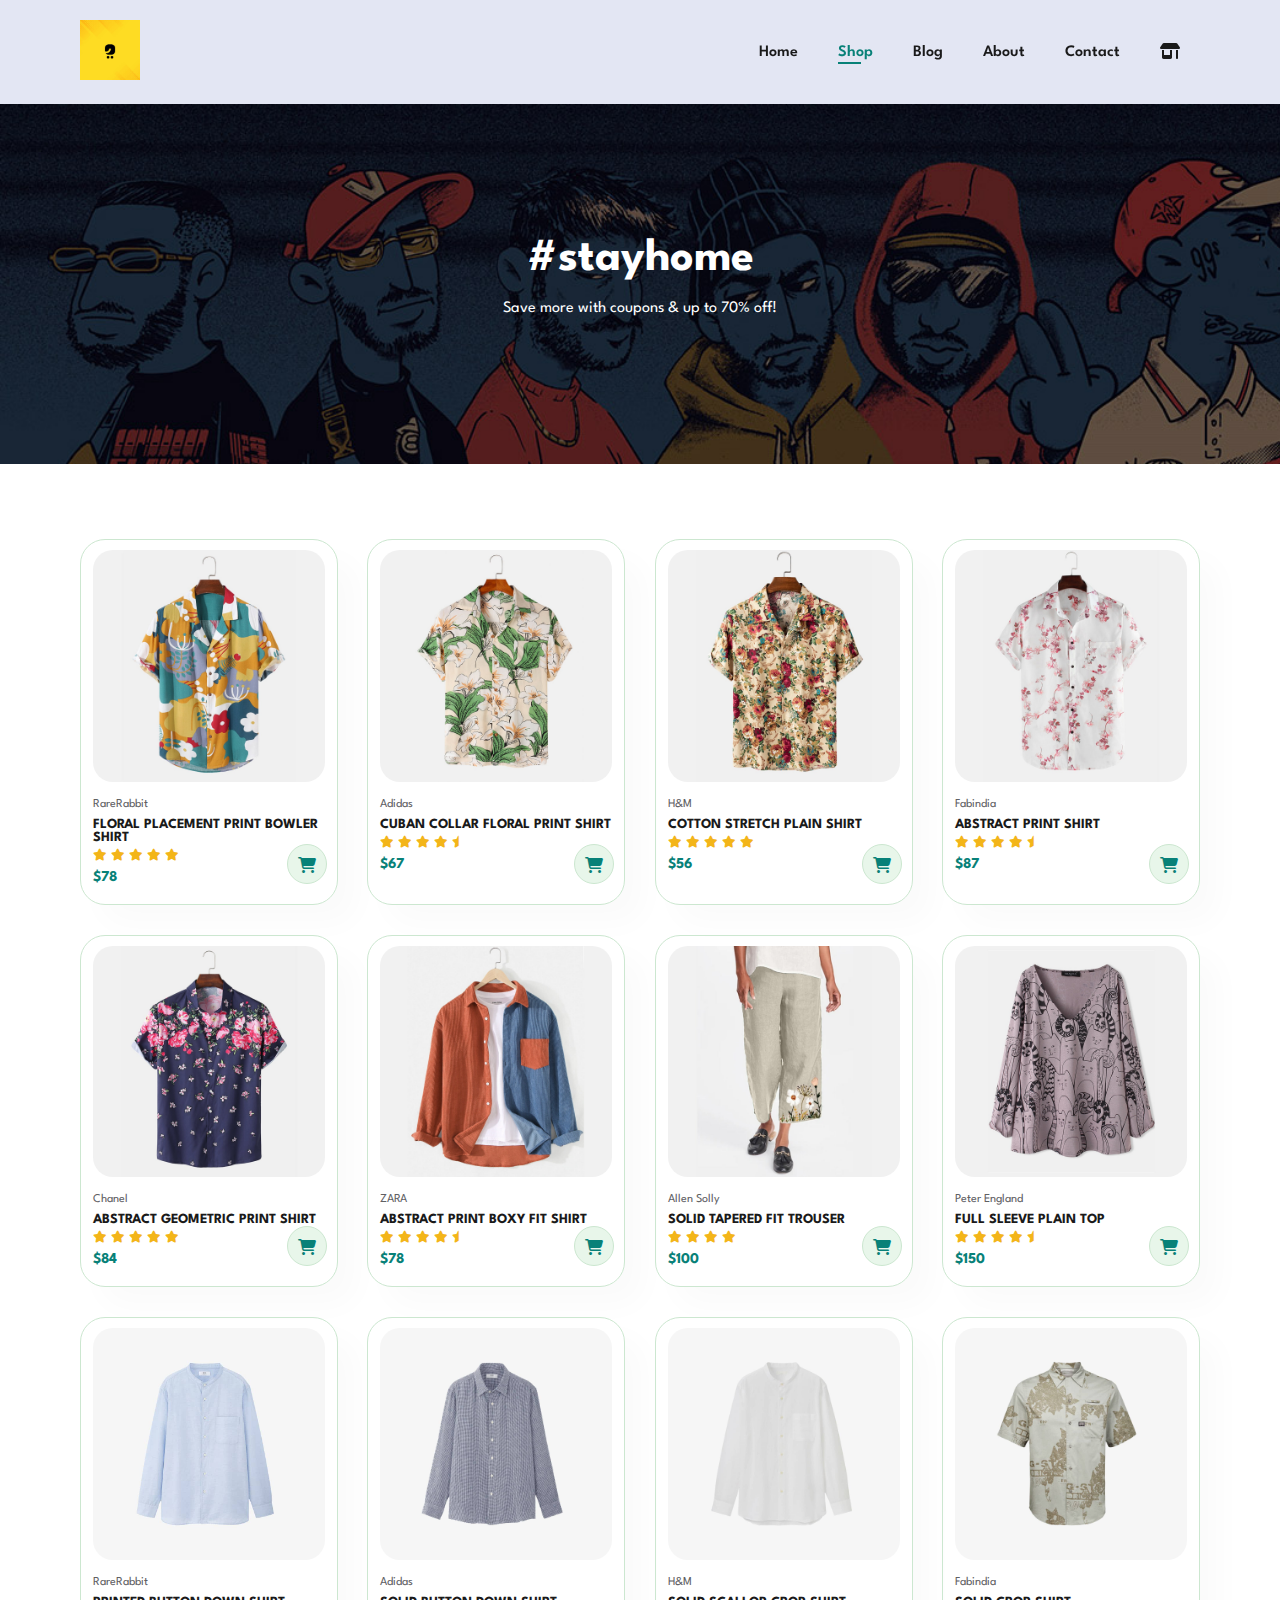
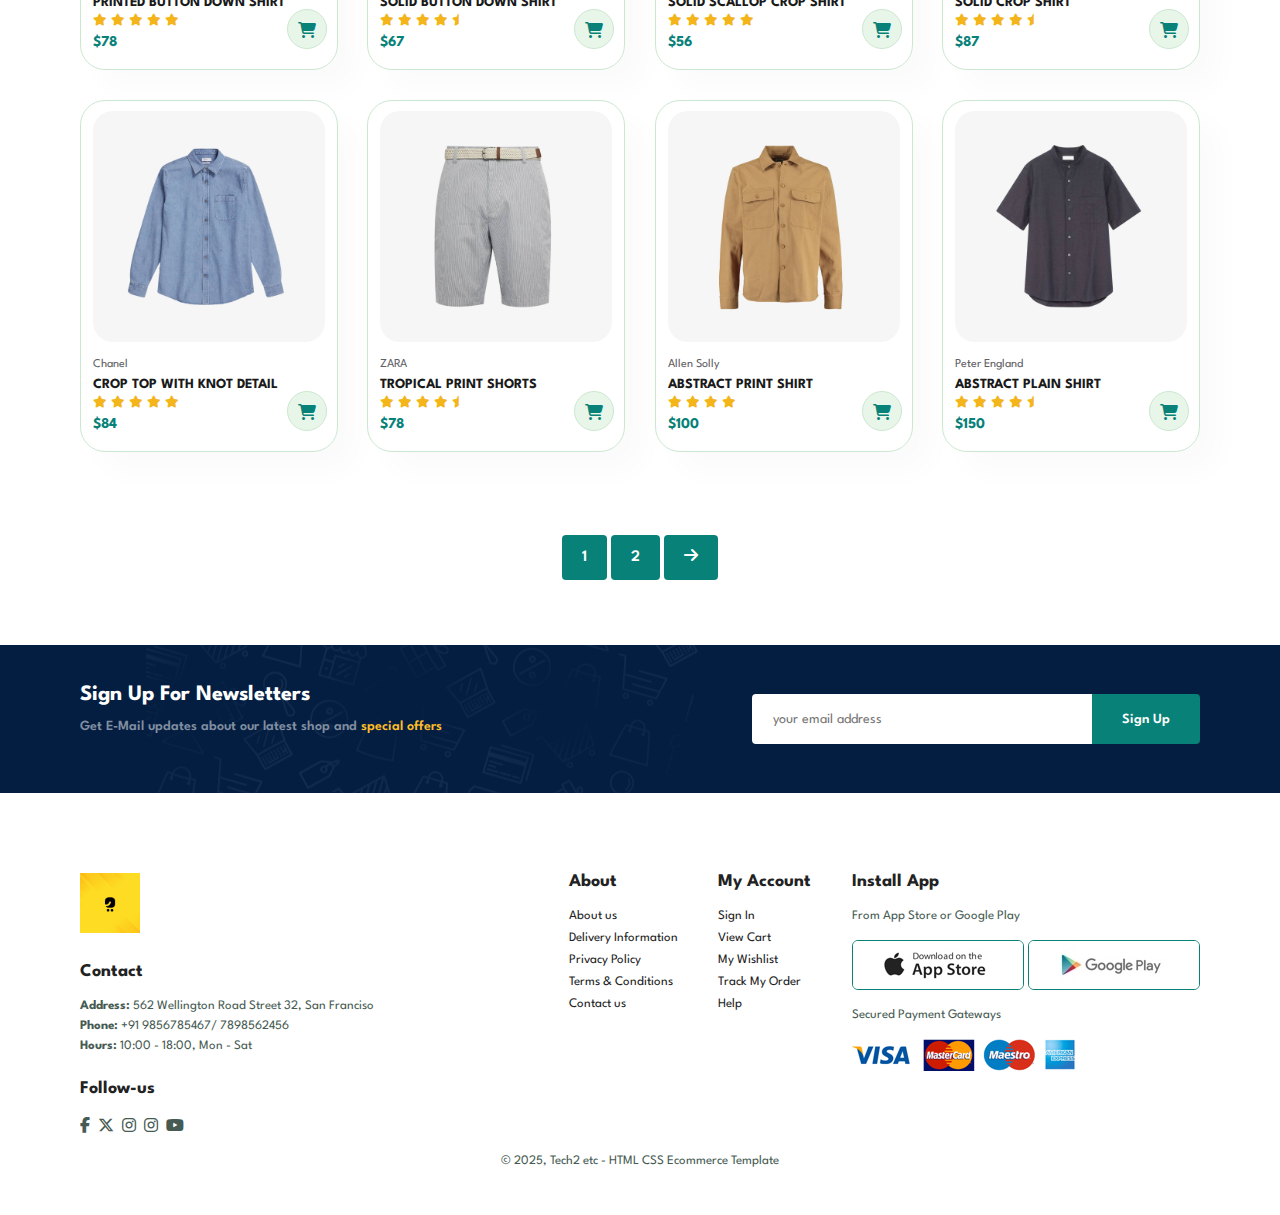
<file: shop.html>
<!DOCTYPE html>
<html lang="en">
  <head>
    <meta charset="UTF-8" />
    <meta name="viewport" content="width=device-width, initial-scale=1.0" />
    <title>SIN-VA</title>
    <link rel="stylesheet" href="style.css" />
    <link rel="icon" href="./img/Ezdepot - E-commerce logo design.jpeg" />

    <link
      rel="stylesheet"
      href="https://cdnjs.cloudflare.com/ajax/libs/font-awesome/6.7.2/css/all.min.css"
    />
  </head>
  <body>
    <!--- nav-bar -->

    <section id="header">
      <a href="#"
        ><img
          src="img/Ezdepot - E-commerce logo design.jpeg"
          class="logo"
          alt=""
      /></a>
      <div>
        <ul id="nav-bar">
          <li><a href="index.html">Home</a></li>
          <li><a class="active" href="shop.html">Shop</a></li>
          <li><a href="blog.html">Blog</a></li>
          <li><a href="about.html">About</a></li>
          <li><a href="contact.html">Contact</a></li>
          <li id="lg-bag">
            <a href="cart.html"><i class="fa-solid fa-shop"></i></a>
          </li>
          <a href="#" id="close"><i class="fa-solid fa-xmark"></i></a>
        </ul>
      </div>

      <div id="mobile">
        <a href="cart.html"><i class="fa-solid fa-shop"></i></a>
        <i id="bar" class="fas fa-outdent"></i>
      </div>
    </section>

    <!-- hero -->
    <section id="page-header">
      <h2>#stayhome</h2>
      <p>Save more with coupons & up to 70% off!</p>
    </section>

    <section id="production" class="section-p1">
      <div class="pro-container">

        <div class="pro" onclick="window.location.href='sproduct.html';">
          <img src="./img/products/f1.jpg" alt="" />
          <div class="des">
            <span>RareRabbit</span>
            <h5>FLORAL PLACEMENT PRINT BOWLER SHIRT</h5>
            <div class="star">
              <i class="fas fa-star"></i>
              <i class="fas fa-star"></i>
              <i class="fas fa-star"></i>
              <i class="fas fa-star"></i>
              <i class="fas fa-star"></i>
            </div>
            <h4>$78</h4>
          </div>
          <a href="#"><i class="fa fa-cart-shopping"></i></a>
        </div>

        <div class="pro">
          <img src="./img/products/f2.jpg" alt="" />
          <div class="des">
            <span>Adidas</span>
            <h5>CUBAN COLLAR FLORAL PRINT SHIRT</h5>
            <div class="star">
              <i class="fas fa-star"></i>
              <i class="fas fa-star"></i>
              <i class="fas fa-star"></i>
              <i class="fas fa-star"></i>
              <i class="fa-solid fa-star-half"></i>
            </div>
            <h4>$67</h4>
          </div>
          <a href="#"><i class="fa fa-cart-shopping"></i></a>
        </div>

        <div class="pro">
          <img src="./img/products/f3.jpg" alt="" />
          <div class="des">
            <span>H&M</span>
            <h5>COTTON STRETCH PLAIN SHIRT</h5>
            <div class="star">
              <i class="fas fa-star"></i>
              <i class="fas fa-star"></i>
              <i class="fas fa-star"></i>
              <i class="fas fa-star"></i>
              <i class="fas fa-star"></i>
            </div>
            <h4>$56</h4>
          </div>
          <a href="#"><i class="fa fa-cart-shopping"></i></a>
        </div>

        <div class="pro">
          <img src="./img/products/f4.jpg" alt="" />
          <div class="des">
            <span>Fabindia</span>
            <h5>ABSTRACT PRINT SHIRT</h5>
            <div class="star">
              <i class="fas fa-star"></i>
              <i class="fas fa-star"></i>
              <i class="fas fa-star"></i>
              <i class="fas fa-star"></i>
              <i class="fa-solid fa-star-half"></i>
            </div>
            <h4>$87</h4>
          </div>
          <a href="#"><i class="fa fa-cart-shopping"></i></a>
        </div>

        <div class="pro">
          <img src="./img/products/f5.jpg" alt="" />
          <div class="des">
            <span>Chanel</span>
            <h5>ABSTRACT GEOMETRIC PRINT SHIRT</h5>
            <div class="star">
              <i class="fas fa-star"></i>
              <i class="fas fa-star"></i>
              <i class="fas fa-star"></i>
              <i class="fas fa-star"></i>
              <i class="fas fa-star"></i>
            </div>
            <h4>$84</h4>
          </div>
          <a href="#"><i class="fa fa-cart-shopping"></i></a>
        </div>

        <div class="pro">
          <img src="./img/products/f6.jpg" alt="" />
          <div class="des">
            <span>ZARA</span>
            <h5>ABSTRACT PRINT BOXY FIT SHIRT</h5>
            <div class="star">
              <i class="fas fa-star"></i>
              <i class="fas fa-star"></i>
              <i class="fas fa-star"></i>
              <i class="fas fa-star"></i>
              <i class="fa-solid fa-star-half"></i>
            </div>
            <h4>$78</h4>
          </div>
          <a href="#"><i class="fa fa-cart-shopping"></i></a>
        </div>

        <div class="pro">
          <img src="./img/products/f7.jpg" alt="" />
          <div class="des">
            <span>Allen Solly</span>
            <h5>SOLID TAPERED FIT TROUSER</h5>
            <div class="star">
              <i class="fas fa-star"></i>
              <i class="fas fa-star"></i>
              <i class="fas fa-star"></i>
              <i class="fas fa-star"></i>
            </div>
            <h4>$100</h4>
          </div>
          <a href="#"><i class="fa fa-cart-shopping"></i></a>
        </div>

        <div class="pro">
          <img src="./img/products/f8.jpg" alt="" />
          <div class="des">
            <span>Peter England</span>
            <h5>FULL SLEEVE PLAIN TOP</h5>
            <div class="star">
              <i class="fas fa-star"></i>
              <i class="fas fa-star"></i>
              <i class="fas fa-star"></i>
              <i class="fas fa-star"></i>
              <i class="fa-solid fa-star-half"></i>
            </div>
            <h4>$150</h4>
          </div>
          <a href="#"><i class="fa fa-cart-shopping"></i></a>
        </div>
    
        <div class="pro">
          <img src="./img/products/n1.jpg" alt="" />
          <div class="des">
            <span>RareRabbit</span>
            <h5>PRINTED BUTTON DOWN SHIRT</h5>
            <div class="star">
              <i class="fas fa-star"></i>
              <i class="fas fa-star"></i>
              <i class="fas fa-star"></i>
              <i class="fas fa-star"></i>
              <i class="fas fa-star"></i>
            </div>
            <h4>$78</h4>
          </div>
          <a href="#"><i class="fa fa-cart-shopping"></i></a>
        </div>

        <div class="pro">
          <img src="./img/products/n2.jpg" alt="" />
          <div class="des">
            <span>Adidas</span>
            <h5>SOLID BUTTON DOWN SHIRT</h5>
            <div class="star">
              <i class="fas fa-star"></i>
              <i class="fas fa-star"></i>
              <i class="fas fa-star"></i>
              <i class="fas fa-star"></i>
              <i class="fa-solid fa-star-half"></i>
            </div>
            <h4>$67</h4>
          </div>
          <a href="#"><i class="fa fa-cart-shopping"></i></a>
        </div>

        <div class="pro">
          <img src="./img/products/n3.jpg" alt="" />
          <div class="des">
            <span>H&M</span>
            <h5>SOLID SCALLOP CROP SHIRT</h5>
            <div class="star">
              <i class="fas fa-star"></i>
              <i class="fas fa-star"></i>
              <i class="fas fa-star"></i>
              <i class="fas fa-star"></i>
              <i class="fas fa-star"></i>
            </div>
            <h4>$56</h4>
          </div>
          <a href="#"><i class="fa fa-cart-shopping"></i></a>
        </div>

        <div class="pro">
          <img src="./img/products/n4.jpg" alt="" />
          <div class="des">
            <span>Fabindia</span>
            <h5>SOLID CROP SHIRT</h5>
            <div class="star">
              <i class="fas fa-star"></i>
              <i class="fas fa-star"></i>
              <i class="fas fa-star"></i>
              <i class="fas fa-star"></i>
              <i class="fa-solid fa-star-half"></i>
            </div>
            <h4>$87</h4>
          </div>
          <a href="#"><i class="fa fa-cart-shopping"></i></a>
        </div>

        <div class="pro">
          <img src="./img/products/n5.jpg" alt="" />
          <div class="des">
            <span>Chanel</span>
            <h5>CROP TOP WITH KNOT DETAIL</h5>
            <div class="star">
              <i class="fas fa-star"></i>
              <i class="fas fa-star"></i>
              <i class="fas fa-star"></i>
              <i class="fas fa-star"></i>
              <i class="fas fa-star"></i>
            </div>
            <h4>$84</h4>
          </div>
          <a href="#"><i class="fa fa-cart-shopping"></i></a>
        </div>

        <div class="pro">
          <img src="./img/products/n6.jpg" alt="" />
          <div class="des">
            <span>ZARA</span>
            <h5>TROPICAL PRINT SHORTS</h5>
            <div class="star">
              <i class="fas fa-star"></i>
              <i class="fas fa-star"></i>
              <i class="fas fa-star"></i>
              <i class="fas fa-star"></i>
              <i class="fa-solid fa-star-half"></i>
            </div>
            <h4>$78</h4>
          </div>
          <a href="#"><i class="fa fa-cart-shopping"></i></a>
        </div>

        <div class="pro">
          <img src="./img/products/n7.jpg" alt="" />
          <div class="des">
            <span>Allen Solly</span>
            <h5>ABSTRACT PRINT SHIRT</h5>
            <div class="star">
              <i class="fas fa-star"></i>
              <i class="fas fa-star"></i>
              <i class="fas fa-star"></i>
              <i class="fas fa-star"></i>
            </div>
            <h4>$100</h4>
          </div>
          <a href="#"><i class="fa fa-cart-shopping"></i></a>
        </div>

        <div class="pro">
          <img src="./img/products/n8.jpg" alt="" />
          <div class="des">
            <span>Peter England</span>
            <h5>ABSTRACT PLAIN SHIRT</h5>
            <div class="star">
              <i class="fas fa-star"></i>
              <i class="fas fa-star"></i>
              <i class="fas fa-star"></i>
              <i class="fas fa-star"></i>
              <i class="fa-solid fa-star-half"></i>
            </div>
            <h4>$150</h4>
          </div>
          <a href="#"><i class="fa fa-cart-shopping"></i></a>
        </div>
      </div>
    </section>

    <section id="pagination" class="section-p1">
        <a href="#">1</a>
        <a href="#">2</a>
        <a href="#"><i class="fa-solid fa-arrow-right"></i></a>
    </section>

    <!-- newsletter -->
    <section id="newsletter" class="section-p1 section-m1">
      <div class="newstext">
        <h4>Sign Up For Newsletters</h4>
        <p>
          Get E-Mail updates about our latest shop and
          <span>special offers</span>
        </p>
      </div>
      <div class="form">
        <input type="text" placeholder="your email address" />
        <button class="normal">Sign Up</button>
      </div>
    </section>
    <!-- footer -->

    <footer class="section-p1">
      <div class="col col1">
        <img
          class="logo"
          src="./img/Ezdepot - E-commerce logo design.jpeg"
          alt=""
        />
        <h4>Contact</h4>
        <p>
          <strong>Address:</strong> 562 Wellington Road Street 32, San Franciso
        </p>
        <p><strong>Phone:</strong> +91 9856785467/ 7898562456</p>
        <p><strong>Hours:</strong> 10:00 - 18:00, Mon - Sat</p>
        <div class="follow">
          <h4>Follow-us</h4>
          <div class="icon">
            <i class="fa-brands fa-facebook-f"></i>
            <i class="fa-brands fa-x-twitter"></i>
            <i class="fa-brands fa-instagram"></i>
            <i class="fa-brands fa-instagram"></i>
            <i class="fa-brands fa-youtube"></i>
          </div>
        </div>
      </div>
      <div class="col">
        <h4>About</h4>
        <a href="#">About us</a>
        <a href="#">Delivery Information</a>
        <a href="#">Privacy Policy</a>
        <a href="#">Terms & Conditions</a>
        <a href="#">Contact us</a>
      </div>

      <div class="col">
        <h4>My Account</h4>
        <a href="#">Sign In</a>
        <a href="#">View Cart</a>
        <a href="#">My Wishlist</a>
        <a href="#">Track My Order</a>
        <a href="#">Help</a>
      </div>
      <div class="col install">
        <h4>Install App</h4>
        <p>From App Store or Google Play</p>
        <div class="row">
          <img src="img/pay/app.jpg" alt="Play store icon" />
          <img src="img/pay/play.jpg" alt="Play store icon" />
        </div>
        <p>Secured Payment Gateways</p>
        <img src="img/pay/pay.png" alt="" />
      </div>

      <div class="copyright">
        <p>&copy 2025, Tech2 etc - HTML CSS Ecommerce Template</p>
      </div>
    </footer>
  </body>
  <script src="script.js"></script>
</html>
</file>
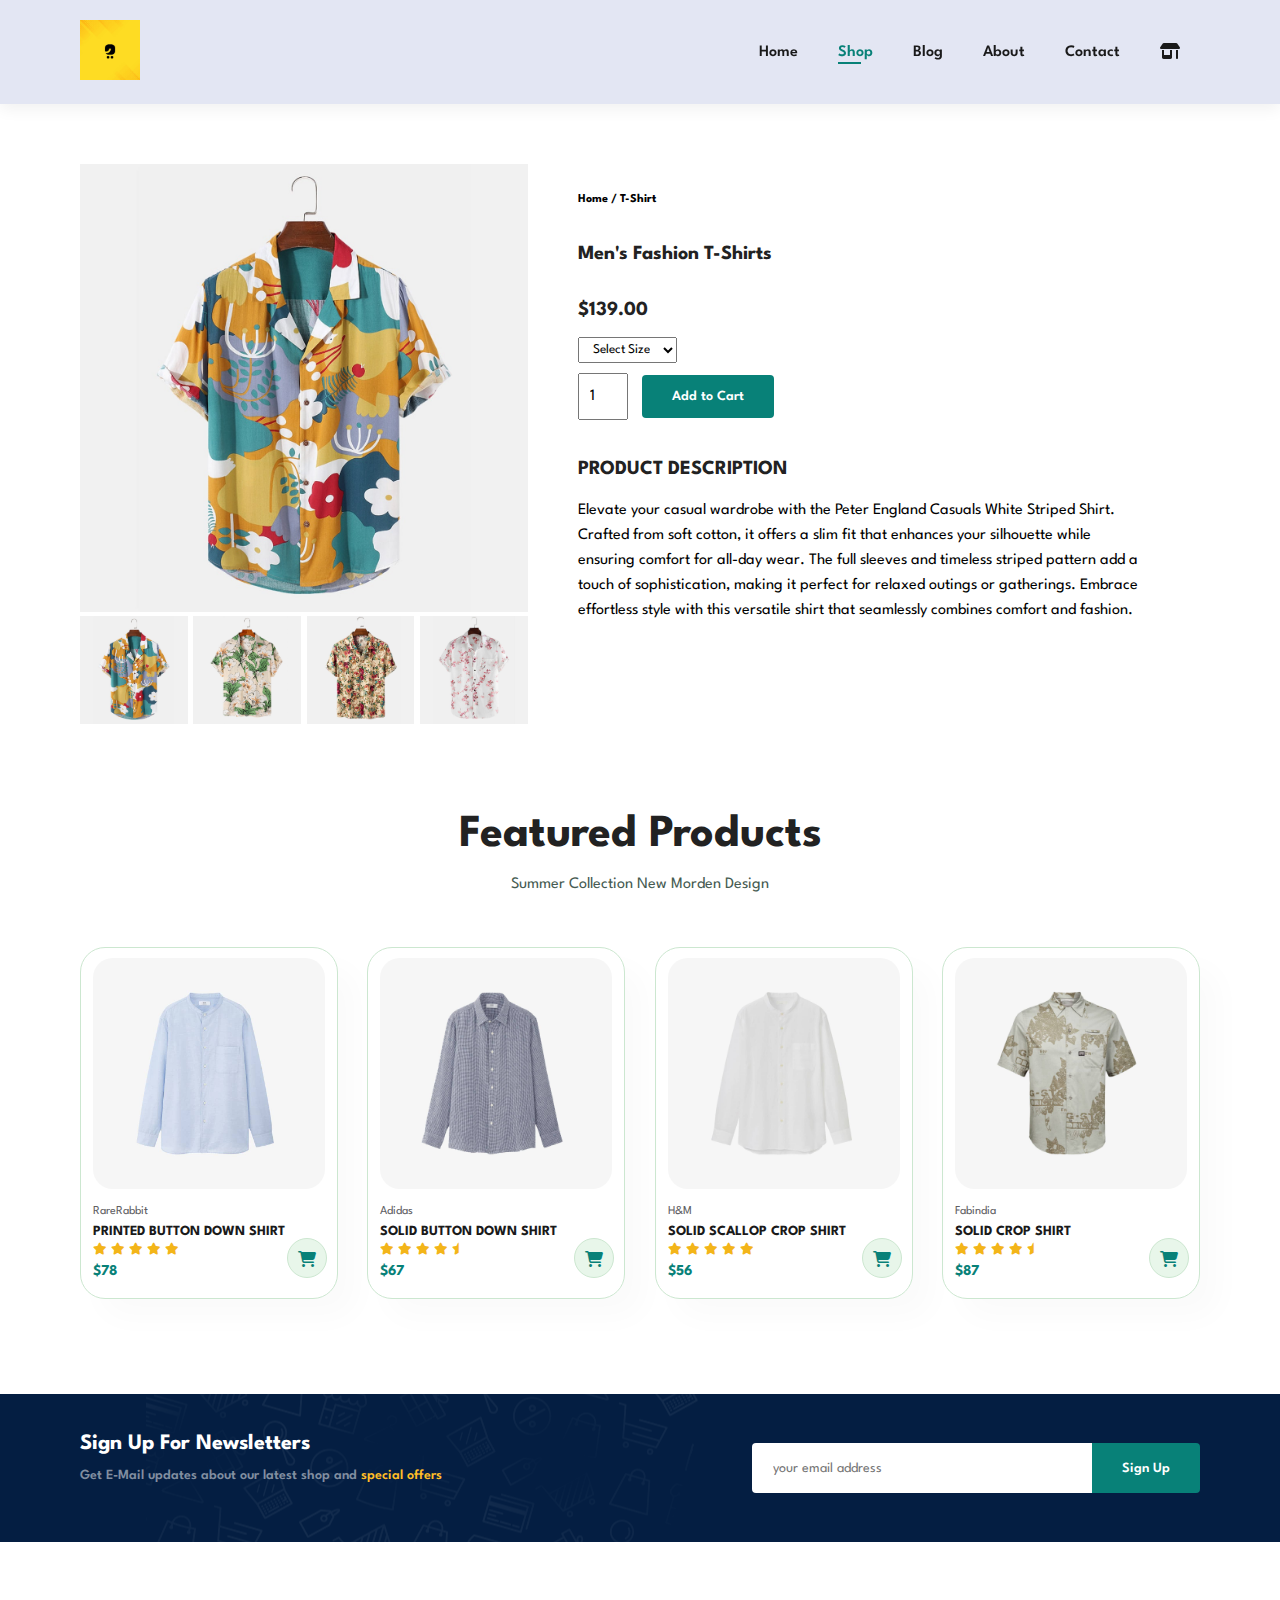
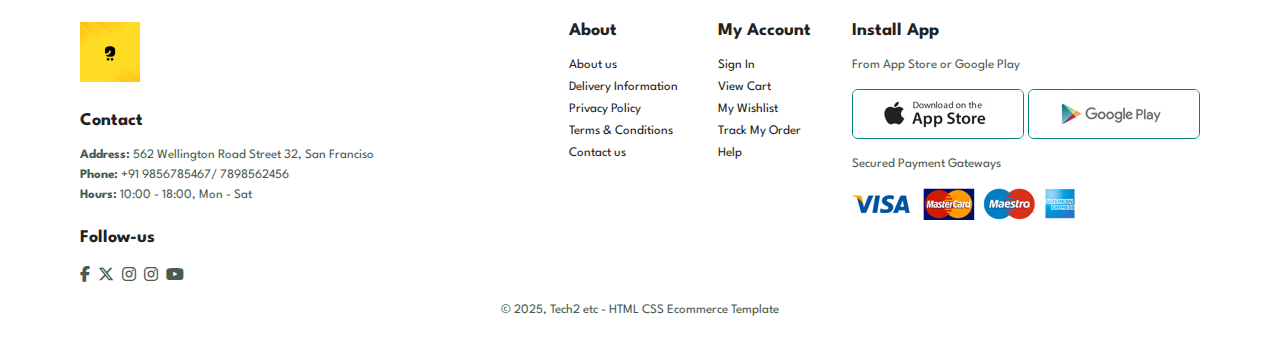
<file: sproduct.html>
<!DOCTYPE html>
<html lang="en">
  <head>
    <meta charset="UTF-8" />
    <meta name="viewport" content="width=device-width, initial-scale=1.0" />
    <title>SIN-VA</title>
    <link rel="stylesheet" href="style.css" />
    <link rel="icon" href="./img/Ezdepot - E-commerce logo design.jpeg" />

    <link
      rel="stylesheet"
      href="https://cdnjs.cloudflare.com/ajax/libs/font-awesome/6.7.2/css/all.min.css"
    />
  </head>
  <body>
    <!--- nav-bar -->

    <section id="header">
      <a href="#"
        ><img
          src="img/Ezdepot - E-commerce logo design.jpeg"
          class="logo"
          alt=""
      /></a>
      <div>
        <ul id="nav-bar">
          <li><a href="index.html">Home</a></li>
          <li><a class="active" href="shop.html">Shop</a></li>
          <li><a href="blog.html">Blog</a></li>
          <li><a href="about.html">About</a></li>
          <li><a href="contact.html">Contact</a></li>
          <li id="lg-bag">
            <a href="cart.html"><i class="fa-solid fa-shop"></i></a>
          </li>
          <a href="#" id="close"><i class="fa-solid fa-xmark"></i></a>
        </ul>
      </div>

      <div id="mobile">
        <a href="cart.html"><i class="fa-solid fa-shop"></i></a>
        <i id="bar" class="fas fa-outdent"></i>
      </div>
    </section>

    <section id="prodetails" class="section-p1">
      <div class="single-pro-image">
        <img src="img/products/f1.jpg" width="100%" id="Mainimg" alt="" />

        <div class="small-img-group">
          <div class="small-img-col">
            <img
              src="img/products/f1.jpg"
              width="100%"
              class="small-img"
              alt=""
            />
          </div>
          <div class="small-img-col">
            <img
              src="img/products/f2.jpg"
              width="100%"
              class="small-img"
              alt=""
            />
          </div>
          <div class="small-img-col">
            <img
              src="img/products/f3.jpg"
              width="100%"
              class="small-img"
              alt=""
            />
          </div>
          <div class="small-img-col">
            <img
              src="img/products/f4.jpg"
              width="100%"
              class="small-img"
              alt=""
            />
          </div>
        </div>
      </div>

      <div class="single-pro-details">
        <h6>Home / T-Shirt</h6>
        <h4>Men's Fashion T-Shirts</h4>
        <h2>$139.00</h2>
        <select>
          <option>Select Size</option>
          <option>XXXL</option>
          <option>XXL</option>
          <option>XL</option>
          <option>Large</option>
          <option>Medium</option>
          <option>Small</option>
        </select>
        <input type="number" value="1" />
        <button class="normal">Add to Cart</button>
        <h4>PRODUCT DESCRIPTION</h4>
        <span
          >Elevate your casual wardrobe with the Peter England Casuals White
          Striped Shirt. Crafted from soft cotton, it offers a slim fit that
          enhances your silhouette while ensuring comfort for all-day wear. The
          full sleeves and timeless striped pattern add a touch of
          sophistication, making it perfect for relaxed outings or gatherings.
          Embrace effortless style with this versatile shirt that seamlessly
          combines comfort and fashion.</span
        >
      </div>
    </section>

    <section id="production" class="section-p1">
        <h2>Featured Products</h2>
        <p>Summer Collection New Morden Design</p>
        <div class="pro-container">
            <div class="pro">
                <img src="./img/products/n1.jpg" alt="">
                <div class="des">
                    <span>RareRabbit</span>
                    <h5>PRINTED BUTTON DOWN SHIRT</h5>
                    <div class="star">
                        <i class="fas fa-star"></i>
                        <i class="fas fa-star"></i>
                        <i class="fas fa-star"></i>
                        <i class="fas fa-star"></i>
                        <i class="fas fa-star"></i>
                    </div>
                    <h4>$78</h4>
                </div>
                <a href="#"><i class="fa fa-cart-shopping"></i></a>
            </div>

            <div class="pro">
                <img src="./img/products/n2.jpg" alt="">
                <div class="des">
                    <span>Adidas</span>
                    <h5>SOLID BUTTON DOWN SHIRT</h5>
                    <div class="star">
                        <i class="fas fa-star"></i>
                        <i class="fas fa-star"></i>
                        <i class="fas fa-star"></i>
                        <i class="fas fa-star"></i>
                        <i class="fa-solid fa-star-half"></i>
                    </div>
                    <h4>$67</h4>
                </div>
                <a href="#"><i class="fa fa-cart-shopping"></i></a>
            </div>

            <div class="pro">
                <img src="./img/products/n3.jpg" alt="">
                <div class="des">
                    <span>H&M</span>
                    <h5>SOLID SCALLOP CROP SHIRT</h5>
                    <div class="star">
                        <i class="fas fa-star"></i>
                        <i class="fas fa-star"></i>
                        <i class="fas fa-star"></i>
                        <i class="fas fa-star"></i>
                        <i class="fas fa-star"></i>
                    </div>
                    <h4>$56</h4>
                </div>
                <a href="#"><i class="fa fa-cart-shopping"></i></a>
            </div>

            <div class="pro">
                <img src="./img/products/n4.jpg" alt="">
                <div class="des">
                    <span>Fabindia</span>
                    <h5>SOLID CROP SHIRT</h5>
                    <div class="star">
                        <i class="fas fa-star"></i>
                        <i class="fas fa-star"></i>
                        <i class="fas fa-star"></i>
                        <i class="fas fa-star"></i>
                        <i class="fa-solid fa-star-half"></i>
                    </div>
                    <h4>$87</h4>
                </div>
                <a href="#"><i class="fa fa-cart-shopping"></i></a>
            </div>
        </div>
     </section>

    <!-- newsletter -->
    <section id="newsletter" class="section-p1 section-m1">
      <div class="newstext">
        <h4>Sign Up For Newsletters</h4>
        <p>
          Get E-Mail updates about our latest shop and
          <span>special offers</span>
        </p>
      </div>
      <div class="form">
        <input type="text" placeholder="your email address" />
        <button class="normal">Sign Up</button>
      </div>
    </section>
    <!-- footer -->

    <footer class="section-p1">
      <div class="col col1">
        <img
          class="logo"
          src="./img/Ezdepot - E-commerce logo design.jpeg"
          alt=""
        />
        <h4>Contact</h4>
        <p>
          <strong>Address:</strong> 562 Wellington Road Street 32, San Franciso
        </p>
        <p><strong>Phone:</strong> +91 9856785467/ 7898562456</p>
        <p><strong>Hours:</strong> 10:00 - 18:00, Mon - Sat</p>
        <div class="follow">
          <h4>Follow-us</h4>
          <div class="icon">
            <i class="fa-brands fa-facebook-f"></i>
            <i class="fa-brands fa-x-twitter"></i>
            <i class="fa-brands fa-instagram"></i>
            <i class="fa-brands fa-instagram"></i>
            <i class="fa-brands fa-youtube"></i>
          </div>
        </div>
      </div>
      <div class="col">
        <h4>About</h4>
        <a href="#">About us</a>
        <a href="#">Delivery Information</a>
        <a href="#">Privacy Policy</a>
        <a href="#">Terms & Conditions</a>
        <a href="#">Contact us</a>
      </div>

      <div class="col">
        <h4>My Account</h4>
        <a href="#">Sign In</a>
        <a href="#">View Cart</a>
        <a href="#">My Wishlist</a>
        <a href="#">Track My Order</a>
        <a href="#">Help</a>
      </div>
      <div class="col install">
        <h4>Install App</h4>
        <p>From App Store or Google Play</p>
        <div class="row">
          <img src="img/pay/app.jpg" alt="Play store icon" />
          <img src="img/pay/play.jpg" alt="Play store icon" />
        </div>
        <p>Secured Payment Gateways</p>
        <img src="img/pay/pay.png" alt="" />
      </div>

      <div class="copyright">
        <p>&copy 2025, Tech2 etc - HTML CSS Ecommerce Template</p>
      </div>
    </footer>

    <script>
        var MainImg = document.getElementById("Mainimg");
        var smallImg = document.getElementsByClassName("small-img");

        for (let i = 0; i < smallImg.length; i++) {
          smallImg[i].onclick = function () {
              if (smallImg[i].src) {
                  MainImg.src = smallImg[i].src;
              }
          };
      }
  
    </script>
  </body>
  <script src="script.js"></script>
</html>
</file>
<file: style.css>
@import url("https://fonts.googleapis.com/css2?family=League+Spartan:wght@100..900&display=swap");

* {
  margin: 0;
  padding: 0;
  box-sizing: border-box;
  font-family: "League Spartan", sans-serif;
}
h1 {
  font-size: 50px;
  line-height: 64px;
  color: #222;
}
h2 {
  font-size: 46px;
  line-height: 54px;
  color: #222;
}
h4 {
  font-size: 20px;
  color: #222;
}
h6 {
  font-size: 12px;
  font-weight: 700;
}
p {
  font-size: 16px;
  color: #465b52;
  margin: 15px 0 20px 0;
}
.section-p1 {
  padding: 40px 80px;
}
.section-m1 {
  margin: 40px 0;
}
button.normal {
  font-size: 14px;
  font-weight: 600;
  padding: 15px 30px;
  color: #000;
  background-color: #fff;
  border-radius: 4px;
  cursor: pointer;
  border: none;
  outline: none;
  transition: 0.02s;
}
button.white {
  font-size: 13px;
  font-weight: 600;
  padding: 11px 18px;
  color: #fff;
  background-color: transparent;
  cursor: pointer;
  border: 1px solid #fff;
  outline: none;
  transition: 0.02s;
}
body {
  width: 100%;
}
.logo {
  width: 60px;
}
/* -----------header-------------- */
#header {
  display: flex;
  align-items: center;
  justify-content: space-between;
  padding: 20px 80px;
  background-color: #e3e6f3;
  box-shadow: 0 5px 15px rgba(0, 0, 0, 0.06);
  z-index: 999;
  position: sticky;
  top: 0;
  left: 0;
}
#nav-bar {
  display: flex;
  align-items: center;
  justify-content: center;
}
#nav-bar li {
  list-style: none;
  padding: 0 20px;
  position: relative;
}
#nav-bar li a {
  text-decoration: none;
  font-size: 16px;
  font-weight: 600;
  color: #1a1a1a;
  transition: 0.3s ease;
}
#nav-bar li a:hover,
#nav-bar li a.active {
  color: #088178;
}
#nav-bar li a.active::after,
#nav-bar li a:hover::after {
  content: "";
  width: 30%;
  height: 2px;
  background-color: #088178;
  position: absolute;
  bottom: -4px;
  left: 20px;
}
#mobile {
  display: none;
  align-items: center;
}
#close {
  display: none;
}
/* --------------------hero----------------- */

#hero {
  background-image: url("./img/hero4.png");
  width: 100%;
  height: 90vh;
  background-size: cover;
  background-position: top 25% right 0;
  padding: 0 80px;
  display: flex;
  flex-direction: column;
  align-items: flex-start;
  justify-content: center;
}

#hero h4 {
  padding-bottom: 15px;
}
#hero h1 {
  color: #088178;
}
#hero button {
  background-image: url(./img/button.png);
  background-color: transparent;
  color: #088178;
  border: 0;
  padding: 14px 80px 14px 65px;
  background-repeat: no-repeat;
  cursor: pointer;
  font-weight: 700;
  font-size: 15px;
}

/* -------------feature---------------------- */

#feature {
  display: flex;
  align-items: center;
  justify-content: space-between;
  flex-wrap: wrap;
}
#feature .fe-box {
  width: 180px;
  text-align: center;
  padding: 25px 15px;
  box-shadow: 20px 20px 34px rgba(0, 0, 0, 0.03);
  border: 1px solid #cce7d0;
  border-radius: 4px;
  margin: 15px 0;
}
#feature .fe-box:hover {
  box-shadow: 40px 20px 54px rgba(70, 62, 221, 0.1);
}
#feature .fe-box h6 {
  padding: 9px 8px 6px 8px;
  display: inline-block;
  line-height: 1;
  border-radius: 4px;
  color: #088178;
  background-color: #fddde4;
}
#feature .fe-box img {
  width: 100%;
  margin-bottom: 10px;
}
#feature .fe-box:nth-child(2) h6 {
  background-color: #cdebbc;
}
#feature .fe-box:nth-child(3) h6 {
  background-color: #d1e8f2;
}
#feature .fe-box:nth-child(4) h6 {
  background-color: #cdd4f8;
}
#feature .fe-box:nth-child(5) h6 {
  background-color: #f6dbf6;
}
#feature .fe-box:nth-child(6) h6 {
  background-color: #fff2e5;
}
/*------------------- production---------------- */
#production {
  text-align: center;
}
#production .pro-container {
  display: flex;
  flex-wrap: wrap;
  justify-content: space-between;
  padding-top: 20px;
}
#production .pro {
  width: 23%;
  min-width: 250px;
  padding: 10px 12px;
  border: 1px solid #cce7d0;
  border-radius: 25px;
  cursor: pointer;
  box-shadow: 20px 20px 30px rgba(0, 0, 0, 0.02);
  margin: 15px 0;
  position: relative;
}
#production .pro:hover {
  box-shadow: 20px 20px 30px rgba(0, 0, 0, 0.1);
}
#production .pro img {
  width: 100%;
  border-radius: 20px;
}
#production .pro .des {
  text-align: start;
  padding: 10px 0;
}
#production .pro .des span {
  font-size: 12px;
  color: #606063;
}
#production .pro .des h5 {
  padding-top: 7px;
  color: #1a1a1a;
  font-size: 14px;
}
#production .pro .des i {
  font-size: 12px;
  padding-top: 5px;
  color: rgb(243, 181, 25);
}
#production .pro .des h4 {
  padding-top: 7px;
  font-size: 15px;
  font-weight: 700;
  color: #088178;
}
#production .pro a i {
  width: 40px;
  height: 40px;
  line-height: 40px;
  border-radius: 50px;
  background-color: #e8f6ea;
  /* font-weight: 500; */
  color: #088178;
  border: 1px solid #cce7d0;
  position: absolute;
  bottom: 20px;
  right: 10px;
}

/* --------------banner------------- */
#banner {
  display: flex;
  flex-direction: column;
  align-items: center;
  justify-content: center;
  text-align: center;
  background-image: url("img/banner/b2.jpg");
  width: 100%;
  height: 40vh;
  background-size: cover;
  background-position: center;
}
#banner h4 {
  color: #fff;
  font-size: 16px;
}
#banner h2 {
  color: #fff;
  font-size: 30px;
  padding: 10px 0;
}
#banner h2 span {
  color: #ef3636;
}
#banner button:hover {
  background-color: #088178;
  color: #fff;
}
/* -------------2nd Banner-------------- */

#sm-banner {
  display: flex;
  justify-content: space-between;
  align-items: center;
}
#sm-banner .banner-box {
  display: flex;
  flex-direction: column;
  align-items: flex-start;
  justify-content: center;
  background-image: url("img/banner/b17.jpg");
  min-width: 580px;
  height: 50vh;
  background-size: cover;
  background-position: center;
  padding: 30px;
}

#sm-banner .banner-box2 {
  background-image: url("img/banner/b10.jpg");
}

#sm-banner h4 {
  color: #fff;
  font-size: 20px;
  font-weight: 300;
}
#sm-banner h2 {
  color: #fff;
  font-size: 28px;
  font-weight: 800;
}
#sm-banner span {
  color: #fff;
  font-size: 14px;
  font-weight: 500;
  padding-bottom: 15px;
}
#sm-banner .banner-box:hover button {
  background-color: #088178;
  border: 1px solid #088178;
}

/* --------------Sub-Banner------------- */

#banner3 {
  display: flex;
  justify-content: space-between;
  flex-wrap: wrap;
  padding: 0 80px;
}

#banner3 .banner-box {
  display: flex;
  flex-direction: column;
  align-items: flex-start;
  justify-content: center;
  background-image: url("img/banner/b7.jpg");
  min-width: 30%;
  height: 30vh;
  background-size: cover;
  background-position: center;
  padding: 20px;
  margin-bottom: 20px;
}

#banner3 .banner-box2 {
  background-image: url("img/banner/b4.jpg");
}
#banner3 .banner-box3 {
  background-image: url("img/banner/b18.jpg");
}

#banner3 h2 {
  color: #fff;
  font-weight: 900;
  font-size: 22px;
}
#banner3 h3 {
  color: #ac554d;
  font-weight: 800;
  font-size: 15px;
}

/* ------------Newsletter  ---------------- */
#newsletter {
  display: flex;
  flex-wrap: wrap;
  justify-content: space-between;
  align-items: center;
  background-image: url("img/banner/b14.png");
  background-repeat: no-repeat;
  background-position: 20% 30%;
  background-color: #041e42;
}

#newsletter h4 {
  font-size: 22px;
  font-weight: 700;
  color: #fff;
}
#newsletter p {
  font-size: 14px;
  font-weight: 600;
  color: #818ea0;
}
#newsletter p span {
  color: #ffbd27;
}

#newsletter .form {
  display: flex;
  width: 40%;
}
#newsletter input {
  height: 3.125rem;
  padding: 0 1.25rem;
  font-size: 14px;
  width: 100%;
  border: 1px solid transparent;
  border-radius: 4px;
  outline: none;
  border-top-right-radius: 0;
  border-bottom-right-radius: 0;
}
#newsletter button {
  background-color: #088178;
  color: #fff;
  white-space: nowrap;
  border-top-left-radius: 0;
  border-bottom-left-radius: 0;
}

/* --------------footer-------------- */

footer {
  display: flex;
  flex-wrap: wrap;
  justify-content: space-between;
}
footer .col1 {
  width: 40%;
}
footer .col {
  display: flex;
  flex-direction: column;
  align-items: flex-start;
  margin-bottom: 20px;
}
footer .logo {
  margin-bottom: 30px;
}
footer h4 {
  font-size: 18px;
  padding-bottom: 20px;
}
footer p {
  font-size: 13px;
  margin: 0 0 8px 0;
}
footer a {
  font-size: 13px;
  text-decoration: none;
  color: #222;
  margin-bottom: 10px;
}
footer .follow {
  margin-top: 20px;
}
footer .follow i {
  color: #465b54;
  padding-right: 4px;
  cursor: pointer;
}
footer .install .row img {
  border: 1px solid #088178;
  border-radius: 6px;
}

footer .install img {
  margin: 10px 0 15px 0;
  cursor: pointer;
}
footer .follow i:hover,
footer a:hover {
  color: #088178;
  cursor: pointer;
}
footer .copyright {
  width: 100%;
  text-align: center;
}

/* -----------------shop.html page--------------- */
#page-header {
  background-image: url("img/banner/b1.jpg");
  width: 100%;
  height: 40vh;
  background-size: cover;
  text-align: center;
  display: flex;
  justify-content: center;
  align-items: center;
  flex-direction: column;
  padding: 14px;
}
#page-header h2,
#page-header p {
  color: #fff;
}
#pagination {
  text-align: center;
}
#pagination a {
  text-decoration: none;
  background-color: #088178;
  padding: 15px 20px;
  border-radius: 4px;
  color: #fff;
  font-weight: 600;
}
#pagination a i {
  font-size: 16px;
  font-weight: 600;
}

/* --------sproduct-------- */

#prodetails {
  display: flex;
  margin-top: 20px;
}

#prodetails .single-pro-details {
  width: 50%;
  padding-top: 30px;
}

#prodetails .single-pro-details h4 {
  padding: 40px 0 20px 0;
}
#prodetails .single-pro-details h2 {
  font-size: 20px;
}
#prodetails .single-pro-details select {
  display: block;
  padding: 5px 10px;
  margin-bottom: 10px;
}

#prodetails .single-pro-details input {
  width: 50px;
  height: 47px;
  padding-left: 10px;
  font-size: 16px;
  margin-right: 10px;
}
#prodetails .single-pro-details input:focus {
  outline: none;
}

#prodetails .single-pro-details button {
  background-color: #088178;
  color: #fff;
}

#prodetails .single-pro-image {
  width: 40%;
  margin-right: 50px;
}
#prodetails .single-pro-details span {
  line-height: 25px;
}

.small-img-group {
  display: flex;
  justify-content: space-between;
}
.small-img-col {
  flex-basis: 24%;
  cursor: pointer;
}

/* =----------Blog Details -------- */
.blog-header {
  background-image: url("img/banner/b19.jpg");
  width: 100%;
  height: 40vh;
  background-size: cover;
  text-align: center;
  display: flex;
  justify-content: center;
  align-items: center;
  flex-direction: column;
  padding: 14px;
}
.blog-header h2,
.blog-header p {
  color: #fff;
}

#blog {
  padding: 150px 150px 0 150px;
}
#blog .blog-box {
  display: flex;
  align-items: center;
  width: 100%;
  position: relative;
  padding-bottom: 90px;
}
#blog .blog-img {
  margin-right: 40px;
  width: 50%;
}
#blog img {
  width: 100%;
  height: 300px;
  object-fit: cover;
}
#blog .blog-details {
  width: 50%;
}
#blog .blog-details a {
  text-decoration: none;
  font-size: 11px;
  color: #000;
  font-weight: 700;
  position: relative;
  transition: 0.3s;
}

#blog .blog-details a::after {
  content: "";
  width: 50px;
  height: 1px;
  background-color: #000;
  position: absolute;
  top: 4px;
  right: -60px;
}
#blog .blog-details a:hover {
  color: #088178;
}
#blog .blog-details a:hover::after {
  background-color: #088178;
}
#blog .blog-box h1 {
  position: absolute;
  top: -40px;
  left: 0;
  font-size: 70px;
  font-weight: 700;
  color: #c9cbce;
  z-index: -9;
}
/* ----------about section ----------*/
.about-header {
  background-image: url("img/about/banner.png");
  width: 100%;
  height: 40vh;
  background-size: cover;
  text-align: center;
  display: flex;
  justify-content: center;
  align-items: center;
  flex-direction: column;
  padding: 14px;
}
.about-header h2,
.about-header p {
  color: #fff;
}

#about-head {
  display: flex;
  align-items: center;
}
#about-head img {
  width: 50%;
  height: auto;
}
#about-head div {
  padding-left: 40px;
}
/* ---------Video section---------- */
#about-app {
  text-align: center;
}
#about-app .video {
  width: 70%;
  height: 100%;
  margin: 30px auto 0 auto;
}
#about-app .video video {
  width: 100%;
  height: 100%;
  border-radius: 20px;
}

/* --------- contact details ---------- */
#contact-details {
  display: flex;
  align-items: center;
  justify-content: space-between;
}
#contact-details .details {
  width: 40%;
}
#contact-details .details span,
#form-details form span {
  font-size: 14px;
}
#contact-details .details h2,
#form-details form h2 {
  font-size: 26px;
  line-height: 35px;
  padding: 20px 0;
}
#contact-details .details h3 {
  font-size: 16px;
  padding-bottom: 15px;
}
#contact-details .details li {
  list-style: none;
  display: flex;
  padding: 10px 0;
}
#contact-details .details li i {
  font-size: 14px;
  padding-right: 22px;
}
#contact-details .details li p {
  margin: 0;
  font-size: 14px;
}
#contact-details .map {
  width: 55%;
  height: 400px;
}
#contact-details .map iframe {
  width: 100%;
  height: 100%;
}

/* form section */
#form-details {
  display: flex;
  justify-content: space-between;
  margin: 30px;
  padding: 80px;
  border: 1px solid #e1e1e1;
}
#form-details form {
  width: 65%;
  display: flex;
  flex-direction: column;
  align-items: flex-start;
}
#form-details form input,
#form-details form textarea {
  width: 100%;
  padding: 12px 15px;
  outline: none;
  margin-bottom: 20px;
  border: 1px solid #e1e1e1;
}
#form-details form button {
  background-color: #088178;
  color: #fff;
}
#form-details .people div {
  padding-bottom: 25px;
  display: flex;
  align-items: flex-start;
}
#form-details .people div img {
  width: 65px;
  height: 65px;
  object-fit: cover;
  margin-right: 15px;
}
#form-details .people div p {
  margin: 0;
  font-size: 13px;
  line-height: 25px;
}
#form-details .people div p span {
  display: block;
  font-size: 16px;
  font-weight: 600;
  color: #000;
}
/* cart section */
#cart table {
  width: 100%;
  border-collapse: collapse;
  table-layout: fixed;
  white-space: nowrap;
}

#cart table img {
  width: 70px;
}
#cart table td:nth-child(1) {
  width: 100px;
  text-align: center;
}
#cart table td:nth-child(2) {
  width: 150px;
  text-align: center;
}
#cart table td:nth-child(3) {
  width: 250px;
  text-align: center;
}
#cart table td:nth-child(4),
#cart table td:nth-child(5),
#cart table td:nth-child(6) {
  width: 150px;
  text-align: center;
}

#cart table td:nth-child(5) input{
    width: 70px;
    padding: 10px 5px 10px 15px;
}
#cart table thead{
    border: 1px solid #e2e9e1;
    border-left: none;
    border-right: none;
}
#cart table thead td{
    font-weight: 700;
    text-transform: uppercase;
    font-size: 13px;
    padding: 18px 0;
}
#cart table tbody tr td{
    padding-top: 15px;
}
#cart table tbody td{
    font-size: 13px;
} 

/*--------- coupon section--------- */
#cart{
    overflow-x: auto;
}
#cart-add{
    display: flex;
    flex-wrap: wrap;
    justify-content: space-between;
}
#coupon{
    width: 50%;
    margin-bottom: 30px;
}
#coupon h3{
    padding-bottom: 15px;
}
#coupon input{
    padding: 10px 20px;
    outline: none;
    width: 60%;
    border: 1px solid #e2e9e1;
}
#coupon button,
#subtotal button{
    background-color: #088178;
    color: #fff;
    padding: 12px 20px;
}

#subtotal{
    width: 50%;
    margin-bottom: 30px;
    border: 1px solid #e2e9e1;
    padding: 30px;
}
#subtotal table{
    border-collapse: collapse;
    width: 100%;
    margin-bottom: 20px;
}

#subtotal table td{
    width: 50%;
    border: 1px solid #e2e9e1;
    padding: 10px;
    font-size: 13px;
}
#subtotal h3{
    padding-bottom: 15px;
}

/* media query */
@media (max-width: 799px) {
  .section-p1 {
    padding: 40px 40px;
  }

  #nav-bar {
    display: flex;
    flex-direction: column;
    align-items: flex-start;
    justify-content: flex-start;
    position: fixed;
    top: 0;
    right: -300px;
    height: 100vh;
    width: 300px;
    background-color: #e3e6f3;
    box-shadow: 0 40px 60px rgba(0, 0, 0, 0.1);
    padding: 80px 0 0 10px;
  }
  #nav-bar.active {
    right: 0px;
  }
  #nav-bar li {
    margin-bottom: 25px;
  }
  #mobile {
    display: block;
    align-items: center;
  }
  .mobile i {
    color: #1a1a1a;
    font-size: 24px;
    padding-left: 20px;
  }
  #close {
    display: initial;
    position: absolute;
    top: 30px;
    left: 30px;
    color: #222;
    font-size: 24px;
  }
  #lg-bag {
    display: none;
  }
  #hero {
    height: 70vh;
    padding: 0 80px;
    background-position: top 30% right 30%;
  }
  #feature {
    justify-content: center;
  }
  #feature .fe-box {
    margin: 15px 15px;
  }
  #production .pro-container {
    justify-content: center;
  }
  #production .pro {
    margin: 15px;
  }
  #banner {
    height: 35vh;
  }
  #sm-banner {
    flex-wrap: wrap;
  }
  #sm-banner .banner-box {
    min-width: 100%;
    height: 30vh;
  }
  #banner3 {
    padding: 0 40px;
  }
  #banner3 .banner-box {
    width: 28%;
  }

  /* contact form */

  #form-details {
    padding: 40px;
  }
  #form-details form {
    width: 50%;
  }
}
@media (max-width: 477px) {
  #header {
    padding: 10px 20px;
  }
  #hero {
    padding: 0 20px;
    background-position: 55%;
  }
  h2 {
    font-size: 32px;
  }
  h1 {
    font-size: 38px;
  }
  .section-p1 {
    padding: 20px;
  }
  #feature .fe-box {
    width: 100%;
  }
  #feature {
    justify-content: space-between;
  }
  #production .pro {
    width: 100%;
  }
  #banner {
    height: 40vh;
  }
  #sm-banner .banner-box {
    height: 40vh;
  }
  #sm-banner .banner-box2 {
    margin-top: 20px;
  }
  #banner3 {
    padding: 0 20px;
  }
  #banner3 .banner-box {
    width: 100%;
  }
  #newsletter .form {
    width: 100%;
  }
  #newsletter {
    padding: 40px 20px;
  }
  footer .copyright {
    text-align: start;
  }
  footer .col1 {
    width: 70%;
  }

  /* single product */
  #prodetails {
    display: flex;
    flex-direction: column;
  }
  #prodetails .single-pro-image {
    width: 100%;
    margin-right: 0px;
  }
  #prodetails .single-pro-details {
    width: 100%;
  }

  /* Blog Section */

  #blog {
    padding: 100px 20px 0 20px;
  }
  #blog .blog-box {
    flex-direction: column;
    align-items: flex-start;
  }
  #blog .blog-img {
    width: 100%;
    margin-right: 0;
    margin-bottom: 30px;
  }
  #blog .blog-details {
    width: 100%;
  }

  /* about section */
  #about-head {
    flex-direction: column;
  }
  #about-head img {
    width: 100%;
    margin-bottom: 20px;
  }
  #about-head div {
    padding-left: 0px;
  }
  #about-app .video {
    width: 100%;
  }
  /* contact page */
  #contact-details {
    flex-direction: column;
  }
  #contact-details .details {
    width: 100%;
    margin-bottom: 30px;
  }
  #contact-details .map {
    width: 100%;
  }
  #form-details {
    margin: 10px;
    padding: 30px 10px;
    flex-wrap: wrap;
  }
  #form-details form {
    width: 100%;
    margin-bottom: 30px;
  }
  /* cart section */

  #cart-add{
    flex-direction: column;
    flex-wrap: wrap;
    justify-content: space-between;
}
    #coupon{
        width: 100%;
    }
    #subtotal{
        width: 100%;
        padding: 20px;
    }
}
</file>
